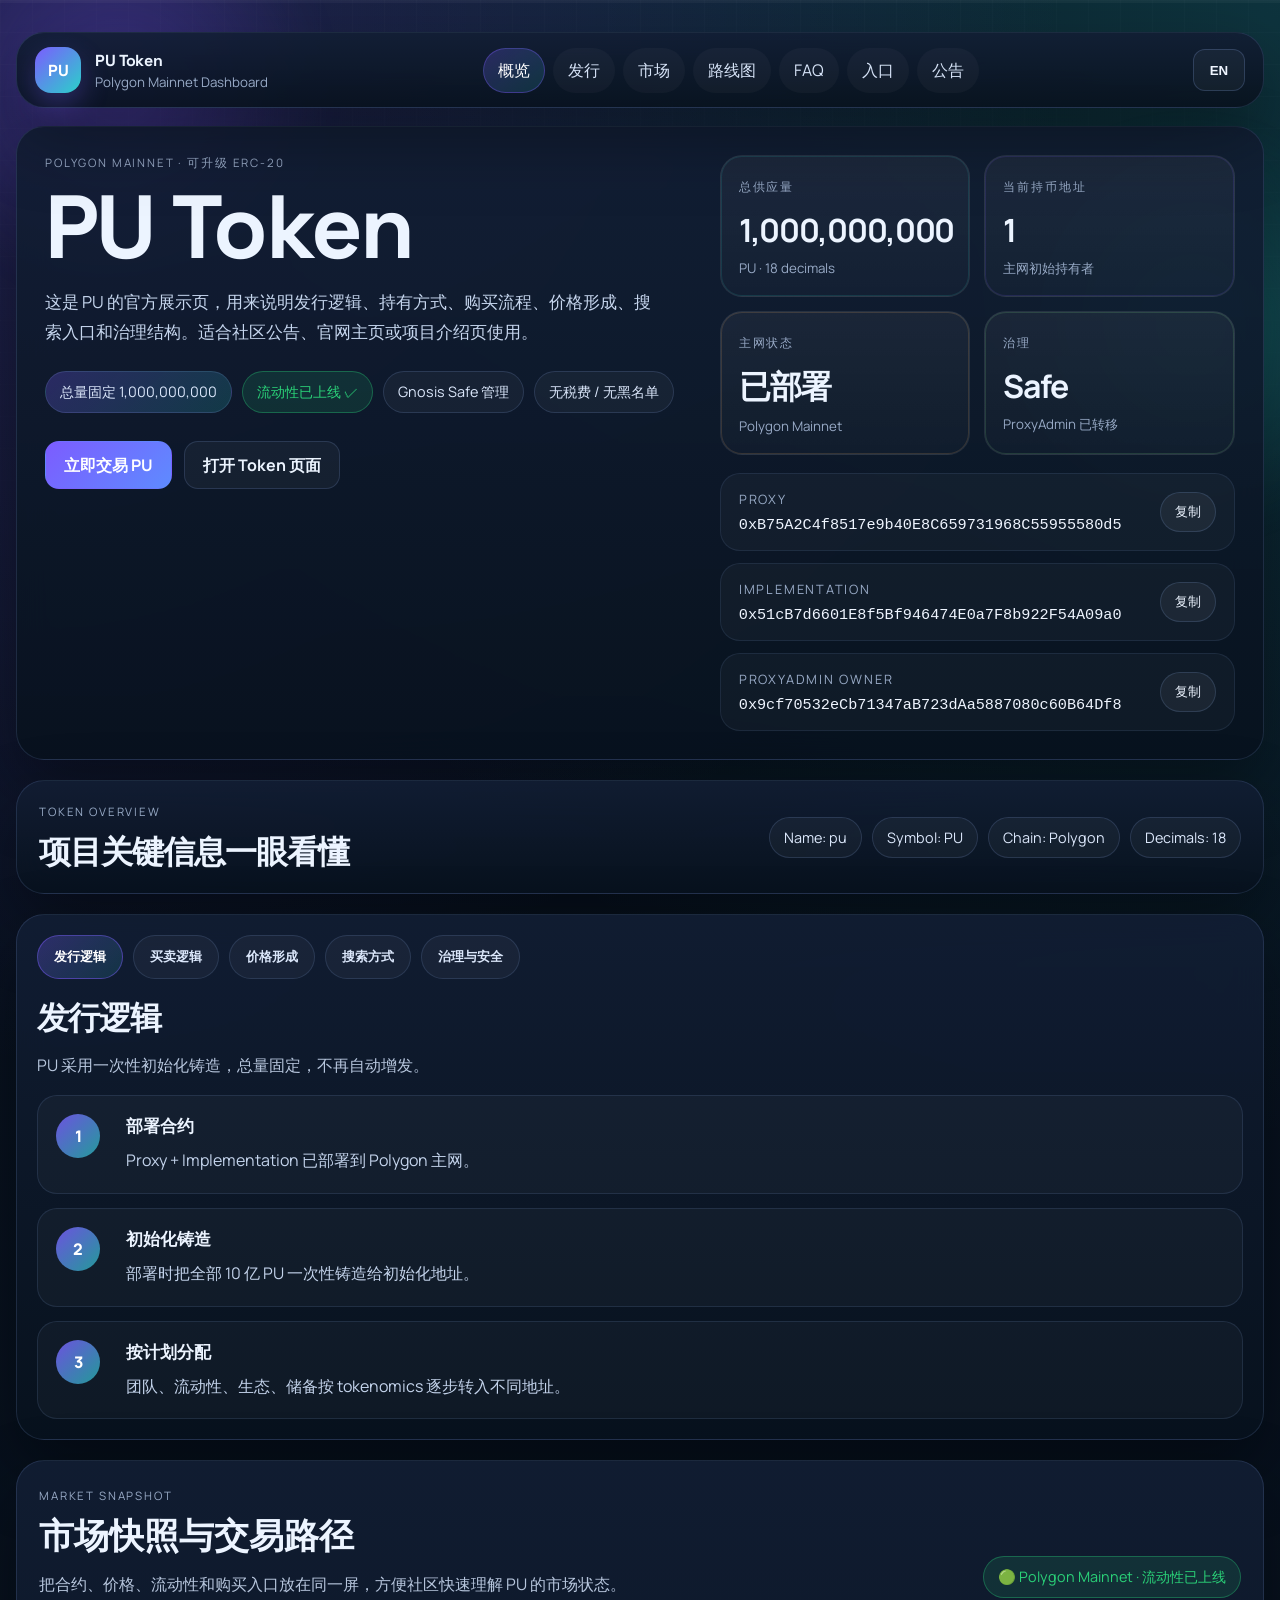
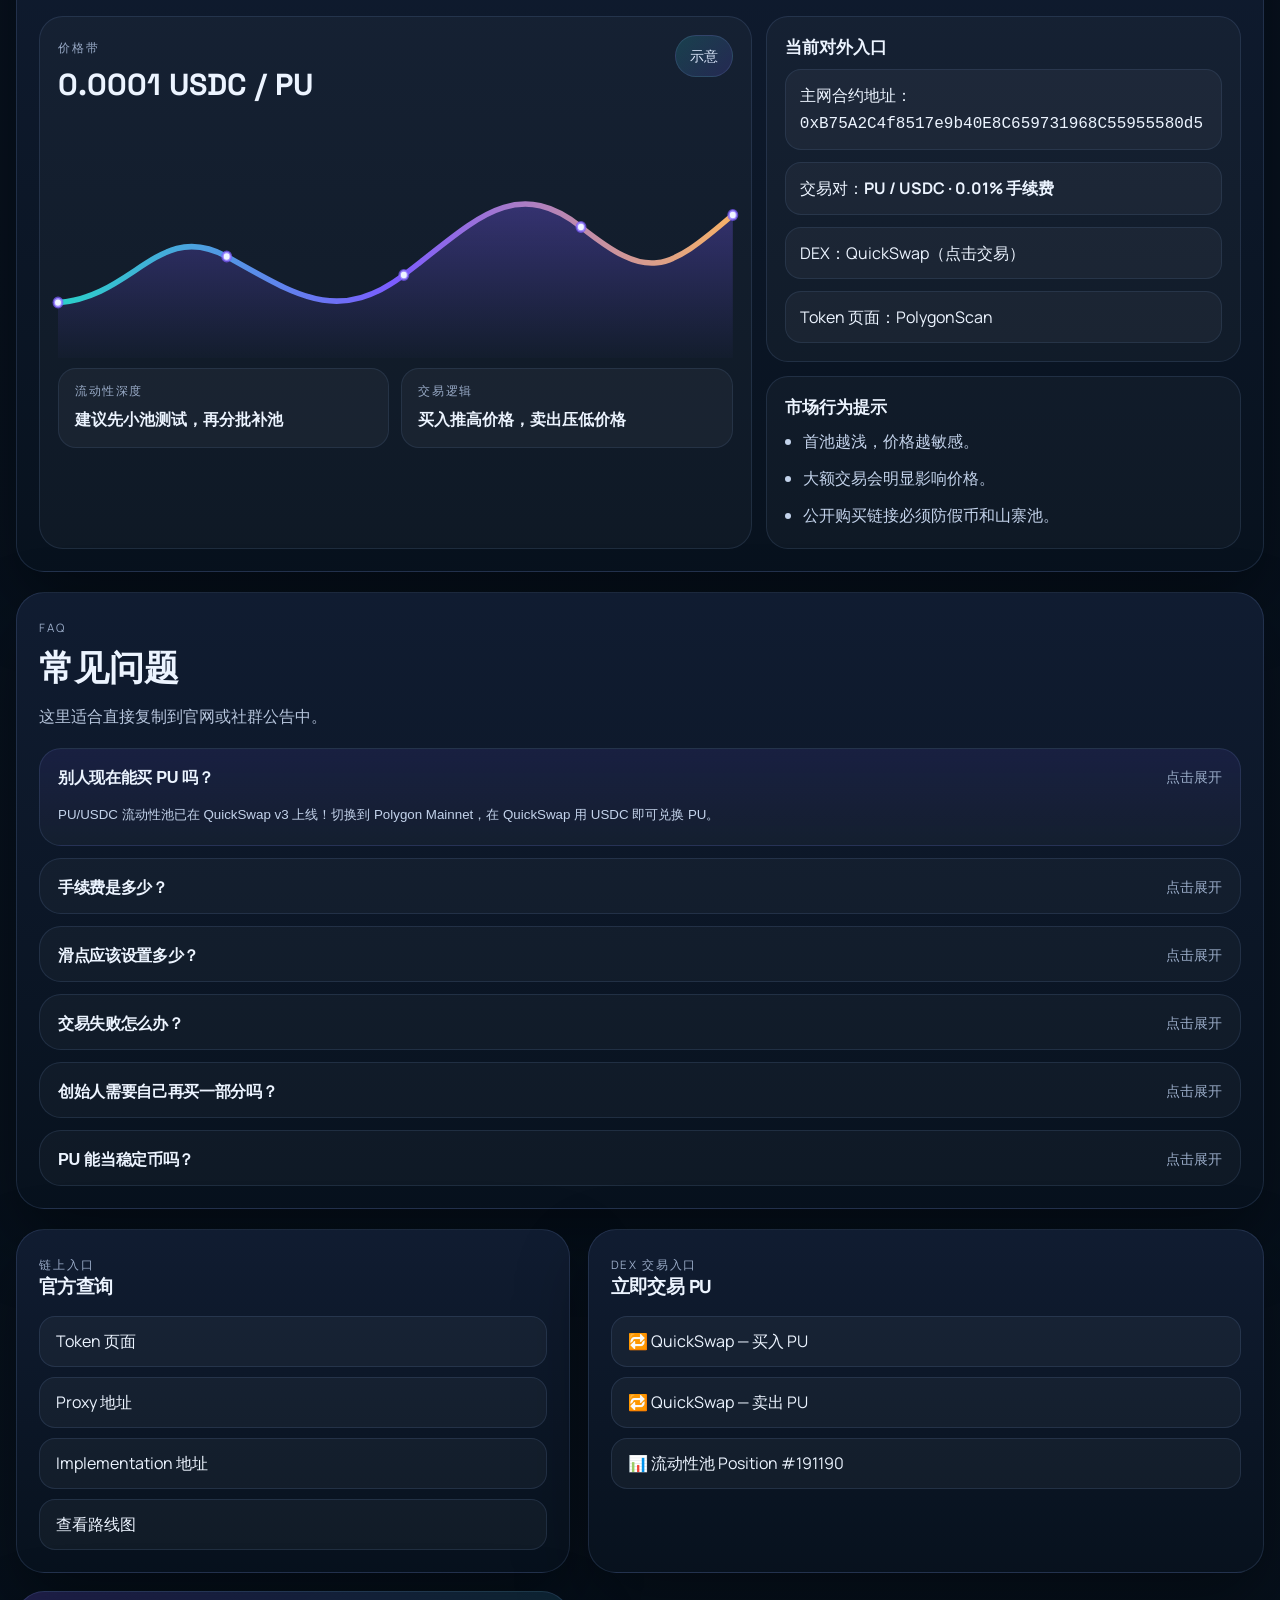
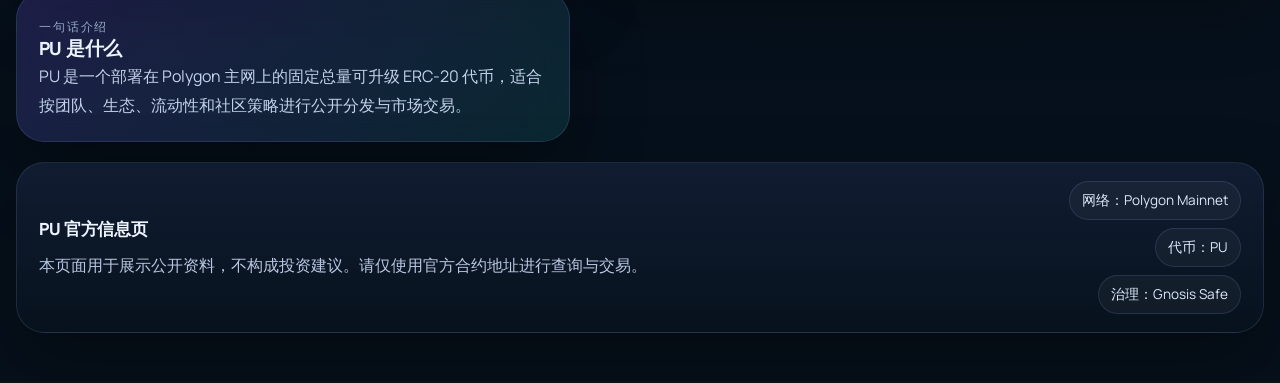
<file: index.html>
<!DOCTYPE html>
<html lang="zh-CN">
<head>
  <meta charset="UTF-8" />
  <meta name="viewport" content="width=device-width, initial-scale=1.0" />
  <meta name="description" content="PU 代币展示页：发行、买卖、价格、搜索方式与链上信息总览" />
  <meta property="og:title" content="PU Token" />
  <meta property="og:description" content="PU is a fixed-supply ERC-20 token on Polygon Mainnet, tradeable on QuickSwap v3." />
  <meta property="og:image" content="assets/pu-logo-256.png" />
  <meta property="og:type" content="website" />
  <title>PU Token Dashboard</title>
  <link rel="icon" type="image/png" href="assets/pu-logo-256.png" />
  <link rel="preconnect" href="https://fonts.googleapis.com" />
  <link rel="preconnect" href="https://fonts.gstatic.com" crossorigin />
  <link href="https://fonts.googleapis.com/css2?family=Manrope:wght@400;500;600;700;800&family=Space+Grotesk:wght@400;500;700&display=swap" rel="stylesheet" />
  <link rel="stylesheet" href="styles.css" />
</head>
<body data-page="index">
  <div class="background-orb orb-a"></div>
  <div class="background-orb orb-b"></div>
  <div class="background-grid"></div>
  <div class="scroll-progress" aria-hidden="true"><span></span></div>

  <main class="page-shell">
    <header class="topbar card">
      <a class="brand" href="#overview" aria-label="返回顶部">
        <span class="brand-mark">PU</span>
        <span class="brand-copy">
          <strong>PU Token</strong>
          <small>Polygon Mainnet Dashboard</small>
        </span>
      </a>

      <nav class="nav-links" aria-label="页面导航">
        <a class="nav-link active" href="index.html" data-nav-link data-nav="index" data-zh="概览" data-en="Overview">概览</a>
        <a class="nav-link" href="issuance.html" data-nav-link data-nav="issuance" data-zh="发行" data-en="Issuance">发行</a>
        <a class="nav-link" href="market.html" data-nav-link data-nav="market" data-zh="市场" data-en="Market">市场</a>
        <a class="nav-link" href="roadmap.html" data-nav-link data-nav="roadmap" data-zh="路线图" data-en="Roadmap">路线图</a>
        <a class="nav-link" href="faq.html" data-nav-link data-nav="faq" data-zh="FAQ" data-en="FAQ">FAQ</a>
        <a class="nav-link" href="index.html#links" data-nav-link data-nav="links" data-zh="入口" data-en="Links">入口</a>
        <a class="nav-link" href="announce.html" data-nav-link data-nav="announce" data-zh="公告" data-en="Announce">公告</a>
      </nav>

      <button class="lang-toggle" type="button" data-lang-toggle>EN</button>
    </header>

    <section class="hero card" id="overview">
      <div class="hero-copy">
        <div class="eyebrow" data-zh="Polygon Mainnet · 可升级 ERC-20" data-en="Polygon Mainnet · Upgradeable ERC-20">Polygon Mainnet · 可升级 ERC-20</div>
        <h1>PU Token</h1>
        <p class="hero-text" data-zh="这是 PU 的官方展示页，用来说明发行逻辑、持有方式、购买流程、价格形成、搜索入口和治理结构。适合社区公告、官网主页或项目介绍页使用。" data-en="This is the official PU page describing issuance logic, holding methods, buy-sell flow, price discovery, search routes, and governance design. It works for community announcements and project homepages.">
          这是 PU 的官方展示页，用来说明发行逻辑、持有方式、购买流程、价格形成、搜索入口和治理结构。适合社区公告、官网主页或项目介绍页使用。
        </p>

        <div class="hero-badges">
          <span class="pill pill-primary">总量固定 1,000,000,000</span>
          <span class="pill pill-green">流动性已上线 ✓</span>
          <span class="pill">Gnosis Safe 管理</span>
          <span class="pill">无税费 / 无黑名单</span>
        </div>

        <div class="hero-actions">
          <a class="button button-primary" href="https://dapp.quickswap.exchange/swap?from=0x3c499c542cEF5E3811e1192ce70d8cC03d5c3359&to=0xB75A2C4f8517e9b40E8C659731968C55955580d5&chainId=137" target="_blank" rel="noreferrer" data-zh="立即交易 PU" data-en="Trade PU Now">立即交易 PU</a>
          <a class="button button-secondary" href="https://polygonscan.com/token/0xB75A2C4f8517e9b40E8C659731968C55955580d5" target="_blank" rel="noreferrer" data-zh="打开 Token 页面" data-en="Open Token Page">打开 Token 页面</a>
        </div>
      </div>

      <div class="hero-panel">
        <div class="panel-grid">
          <article class="metric-card accent-cyan">
            <span class="metric-label">总供应量</span>
            <strong>1,000,000,000</strong>
            <small>PU · 18 decimals</small>
          </article>
          <article class="metric-card accent-violet">
            <span class="metric-label">当前持币地址</span>
            <strong>1</strong>
            <small>主网初始持有者</small>
          </article>
          <article class="metric-card accent-gold">
            <span class="metric-label">主网状态</span>
            <strong>已部署</strong>
            <small>Polygon Mainnet</small>
          </article>
          <article class="metric-card accent-green">
            <span class="metric-label">治理</span>
            <strong>Safe</strong>
            <small>ProxyAdmin 已转移</small>
          </article>
        </div>

        <div class="address-stack">
          <div class="address-item">
            <div>
              <span>Proxy</span>
              <code>0xB75A2C4f8517e9b40E8C659731968C55955580d5</code>
            </div>
            <button data-copy="0xB75A2C4f8517e9b40E8C659731968C55955580d5">复制</button>
          </div>
          <div class="address-item">
            <div>
              <span>Implementation</span>
              <code>0x51cB7d6601E8f5Bf946474E0a7F8b922F54A09a0</code>
            </div>
            <button data-copy="0x51cB7d6601E8f5Bf946474E0a7F8b922F54A09a0">复制</button>
          </div>
          <div class="address-item">
            <div>
              <span>ProxyAdmin Owner</span>
              <code>0x9cf70532eCb71347aB723dAa5887080c60B64Df8</code>
            </div>
            <button data-copy="0x9cf70532eCb71347aB723dAa5887080c60B64Df8">复制</button>
          </div>
        </div>
      </div>
    </section>

    <section class="info-strip card">
      <div>
        <span class="kicker">Token Overview</span>
        <h2>项目关键信息一眼看懂</h2>
      </div>
      <div class="chip-row">
        <span class="chip">Name: pu</span>
        <span class="chip">Symbol: PU</span>
        <span class="chip">Chain: Polygon</span>
        <span class="chip">Decimals: 18</span>
      </div>
    </section>

    <section class="tabs card" id="issuance">
      <div class="tab-bar" role="tablist" aria-label="PU 信息分类">
        <button class="tab active" role="tab" aria-selected="true" data-tab="issuance">发行逻辑</button>
        <button class="tab" role="tab" aria-selected="false" data-tab="trade">买卖逻辑</button>
        <button class="tab" role="tab" aria-selected="false" data-tab="price">价格形成</button>
        <button class="tab" role="tab" aria-selected="false" data-tab="search">搜索方式</button>
        <button class="tab" role="tab" aria-selected="false" data-tab="governance">治理与安全</button>
      </div>

      <div class="tab-panels">
        <article class="tab-panel active" data-panel="issuance">
          <div class="panel-heading">
            <h3>发行逻辑</h3>
            <p>PU 采用一次性初始化铸造，总量固定，不再自动增发。</p>
          </div>

          <div class="timeline">
            <div class="timeline-item">
              <span class="step">1</span>
              <div>
                <h4>部署合约</h4>
                <p>Proxy + Implementation 已部署到 Polygon 主网。</p>
              </div>
            </div>
            <div class="timeline-item">
              <span class="step">2</span>
              <div>
                <h4>初始化铸造</h4>
                <p>部署时把全部 10 亿 PU 一次性铸造给初始化地址。</p>
              </div>
            </div>
            <div class="timeline-item">
              <span class="step">3</span>
              <div>
                <h4>按计划分配</h4>
                <p>团队、流动性、生态、储备按 tokenomics 逐步转入不同地址。</p>
              </div>
            </div>
          </div>
        </article>

        <article class="tab-panel" data-panel="trade">
          <div class="panel-heading">
            <h3>买卖逻辑</h3>
            <p>没有流动性池时，别人只能看见合约，不能在市场上正常买卖。</p>
          </div>

          <div class="two-col">
            <div class="detail-box">
              <h4>怎么买</h4>
              <ol>
                <li>切换到 Polygon Mainnet。</li>
                <li>准备 gas 资产 POL。</li>
                <li>在 DEX 上用 POL 或 USDC 兑换 PU。</li>
                <li>在钱包中手动添加合约地址。</li>
              </ol>
            </div>
            <div class="detail-box">
              <h4>怎么持有</h4>
              <ol>
                <li>小额可放热钱包。</li>
                <li>大额建议冷钱包或多签。</li>
                <li>务必保存助记词与地址备份。</li>
                <li>不要信任陌生链接和假客服。</li>
              </ol>
            </div>
          </div>
        </article>

        <article class="tab-panel" data-panel="price">
          <div class="panel-heading">
            <h3>价格形成</h3>
            <p>PU 的价格由流动性池决定，不是合约里写死的。</p>
          </div>

          <div class="formula-card">
            <div>
              <span class="formula-label">起始价格</span>
              <strong>P = USDC ÷ PU</strong>
            </div>
            <div>
              <span class="formula-label">恒定乘积池</span>
              <strong>x · y = k</strong>
            </div>
          </div>

          <div class="grid-2">
            <div class="detail-box">
              <h4>初始池子作用</h4>
              <p>首池越深，价格越稳；首池越浅，买卖越容易把价格推高或压低。</p>
            </div>
            <div class="detail-box">
              <h4>后续价格变化</h4>
              <p>每笔买单都会减少 PU、增加另一侧资产，卖单则相反，所以价格会随交易自动变化。</p>
            </div>
          </div>
        </article>

        <article class="tab-panel" data-panel="search">
          <div class="panel-heading">
            <h3>搜索方式</h3>
            <p>别人找 PU 的最稳妥方式是“先搜合约地址，再核对交易对”。</p>
          </div>

          <div class="search-cards">
            <div class="detail-box">
              <h4>合约地址</h4>
              <p>在 PolygonScan 搜索主网 Proxy 地址：</p>
              <code>0xB75A2C4f8517e9b40E8C659731968C55955580d5</code>
            </div>
            <div class="detail-box">
              <h4>钱包添加</h4>
              <p>在 MetaMask / Rabby 中粘贴合约地址，自动识别 PU 与 18 小数位。</p>
            </div>
            <div class="detail-box">
              <h4>交易对入口</h4>
              <p>PU/USDC 流动性池已在 QuickSwap v3 上线（0.01% 手续费）。</p>
              <a href="https://dapp.quickswap.exchange/swap?from=0x3c499c542cEF5E3811e1192ce70d8cC03d5c3359&to=0xB75A2C4f8517e9b40E8C659731968C55955580d5&chainId=137" target="_blank" rel="noreferrer" style="color:var(--accent-cyan);font-weight:600;">→ 在 QuickSwap 交易</a>
            </div>
          </div>
        </article>

        <article class="tab-panel" data-panel="governance">
          <div class="panel-heading">
            <h3>治理与安全</h3>
            <p>关键权限已移交多签，适合公开项目的长期治理。</p>
          </div>

          <div class="two-col">
            <div class="detail-box">
              <h4>公开规则</h4>
              <ul>
                <li>总量固定为 10 亿。</li>
                <li>无税费、无黑名单、无自动燃烧。</li>
                <li>团队/生态/流动性分配按公开规则执行。</li>
              </ul>
            </div>
            <div class="detail-box">
              <h4>安全建议</h4>
              <ul>
                <li>大额资产交给 Safe。</li>
                <li>流动性尽量锁仓。</li>
                <li>保留所有 TxHash 便于追溯。</li>
              </ul>
            </div>
          </div>
        </article>
      </div>
    </section>

    <section class="market card" id="market">
      <div class="section-head">
        <div>
          <span class="kicker">Market Snapshot</span>
          <h2>市场快照与交易路径</h2>
          <p>把合约、价格、流动性和购买入口放在同一屏，方便社区快速理解 PU 的市场状态。</p>
        </div>
        <div class="status-pill status-live">🟢 Polygon Mainnet · 流动性已上线</div>
      </div>

      <div class="market-grid">
        <article class="chart-card">
          <div class="chart-topline">
            <div>
              <span class="metric-label">价格带</span>
              <strong>0.0001 USDC / PU</strong>
            </div>
            <span class="trend-tag trend-up">示意</span>
          </div>

          <svg class="sparkline" viewBox="0 0 800 260" preserveAspectRatio="none" aria-label="PU 价格示意图">
            <defs>
              <linearGradient id="lineGradient" x1="0" x2="1" y1="0" y2="0">
                <stop offset="0%" stop-color="#2ad1c9" />
                <stop offset="50%" stop-color="#7c5cff" />
                <stop offset="100%" stop-color="#f7b267" />
              </linearGradient>
              <linearGradient id="areaGradient" x1="0" x2="0" y1="0" y2="1">
                <stop offset="0%" stop-color="rgba(124, 92, 255, 0.34)" />
                <stop offset="100%" stop-color="rgba(124, 92, 255, 0.02)" />
              </linearGradient>
            </defs>
            <path class="sparkline-area" d="M 0 200 C 90 194, 120 110, 200 150 S 330 225, 410 170 S 540 60, 620 118 S 720 168, 800 105 L 800 260 L 0 260 Z"></path>
            <path class="sparkline-line" d="M 0 200 C 90 194, 120 110, 200 150 S 330 225, 410 170 S 540 60, 620 118 S 720 168, 800 105"></path>
            <g class="sparkline-dots">
              <circle cx="0" cy="200" r="5"></circle>
              <circle cx="200" cy="150" r="5"></circle>
              <circle cx="410" cy="170" r="5"></circle>
              <circle cx="620" cy="118" r="5"></circle>
              <circle cx="800" cy="105" r="5"></circle>
            </g>
          </svg>

          <div class="chart-caption">
            <div>
              <span>流动性深度</span>
              <strong>建议先小池测试，再分批补池</strong>
            </div>
            <div>
              <span>交易逻辑</span>
              <strong>买入推高价格，卖出压低价格</strong>
            </div>
          </div>
        </article>

        <div class="market-side">
          <div class="detail-box tall-box">
            <h4>当前对外入口</h4>
            <div class="mini-list">
              <span>主网合约地址：<code>0xB75A2C4f8517e9b40E8C659731968C55955580d5</code></span>
              <span>交易对：<strong>PU / USDC · 0.01% 手续费</strong></span>
              <span>DEX：<a href="https://dapp.quickswap.exchange/swap?from=0x3c499c542cEF5E3811e1192ce70d8cC03d5c3359&to=0xB75A2C4f8517e9b40E8C659731968C55955580d5&chainId=137" target="_blank" rel="noreferrer">QuickSwap（点击交易）</a></span>
              <span>Token 页面：<a href="https://polygonscan.com/token/0xB75A2C4f8517e9b40E8C659731968C55955580d5" target="_blank" rel="noreferrer">PolygonScan</a></span>
            </div>
          </div>

          <div class="detail-box tall-box">
            <h4>市场行为提示</h4>
            <ul>
              <li>首池越浅，价格越敏感。</li>
              <li>大额交易会明显影响价格。</li>
              <li>公开购买链接必须防假币和山寨池。</li>
            </ul>
          </div>
        </div>
      </div>
    </section>

    <section class="faq card" id="faq">
      <div class="section-head">
        <div>
          <span class="kicker">FAQ</span>
          <h2>常见问题</h2>
          <p>这里适合直接复制到官网或社群公告中。</p>
        </div>
      </div>

      <div class="faq-list">
        <button class="faq-item active" type="button">
          <div class="faq-question">
            <strong>别人现在能买 PU 吗？</strong>
            <span>点击展开</span>
          </div>
          <div class="faq-answer">
            PU/USDC 流动性池已在 QuickSwap v3 上线！切换到 Polygon Mainnet，在 <a href="https://dapp.quickswap.exchange/swap?from=0x3c499c542cEF5E3811e1192ce70d8cC03d5c3359&to=0xB75A2C4f8517e9b40E8C659731968C55955580d5&chainId=137" target="_blank" rel="noreferrer">QuickSwap</a> 用 USDC 即可兑换 PU。
          </div>
        </button>
        <button class="faq-item" type="button">
          <div class="faq-question">
            <strong>手续费是多少？</strong>
            <span>点击展开</span>
          </div>
          <div class="faq-answer">
            PU/USDC 池子使用 <strong>0.01% 手续费</strong>档位（QuickSwap v3 最低档）。每笔交易收取交易额的 0.01%，直接分配给流动性提供者。例如交易 10 USDC 的 PU，手续费约 0.001 USDC。
          </div>
        </button>
        <button class="faq-item" type="button">
          <div class="faq-question">
            <strong>滑点应该设置多少？</strong>
            <span>点击展开</span>
          </div>
          <div class="faq-answer">
            当前池子深度约 <strong>100 USDC</strong>，建议：小额（≤1 USDC）设 1%，中额（1–5 USDC）设 3%，大额（>5 USDC）设 5% 以上或分批执行。QuickSwap 中点击右上角 ⚙️ 图标可设置滑点容差（Slippage Tolerance）。
          </div>
        </button>
        <button class="faq-item" type="button">
          <div class="faq-question">
            <strong>交易失败怎么办？</strong>
            <span>点击展开</span>
          </div>
          <div class="faq-answer">
            常见原因：① 滑点过小——价格在确认前变动超出容差，请提高滑点后重试；② POL 不足——Polygon 链上交易需要 POL 作 gas，请确保钱包有 0.05+ POL；③ 授权未通过——首次交易需先完成 USDC Approve，点击 QuickSwap 页面的 Approve 按钮。失败的链上交易不会扣除代币，但 gas 费用仍会消耗少量 POL。
          </div>
        </button>
        <button class="faq-item" type="button">
          <div class="faq-question">
            <strong>创始人需要自己再买一部分吗？</strong>
            <span>点击展开</span>
          </div>
          <div class="faq-answer">
            不一定。当前设计中，初始供应已一次性铸造到部署者地址；如果你控制这个地址，就已经持有全部初始供应。
          </div>
        </button>
        <button class="faq-item" type="button">
          <div class="faq-question">
            <strong>PU 能当稳定币吗？</strong>
            <span>点击展开</span>
          </div>
          <div class="faq-answer">
            目前不能。PU 的价格由流动性池决定，属于普通可交易代币；如果要做稳定价格，需要重新设计锚定、赎回和风控机制。
          </div>
        </button>
      </div>
    </section>

    <section class="footer-grid" id="links">
      <article class="card small-card">
        <span class="kicker">链上入口</span>
        <h3>官方查询</h3>
        <div class="link-list">
          <a href="https://polygonscan.com/token/0xB75A2C4f8517e9b40E8C659731968C55955580d5" target="_blank" rel="noreferrer">Token 页面</a>
          <a href="https://polygonscan.com/address/0xB75A2C4f8517e9b40E8C659731968C55955580d5" target="_blank" rel="noreferrer">Proxy 地址</a>
          <a href="https://polygonscan.com/address/0x51cB7d6601E8f5Bf946474E0a7F8b922F54A09a0" target="_blank" rel="noreferrer">Implementation 地址</a>
          <a href="roadmap.html" data-zh="查看路线图" data-en="Open Roadmap">查看路线图</a>
        </div>
      </article>

      <article class="card small-card">
        <span class="kicker">DEX 交易入口</span>
        <h3>立即交易 PU</h3>
        <div class="link-list">
          <a href="https://dapp.quickswap.exchange/swap?from=0x3c499c542cEF5E3811e1192ce70d8cC03d5c3359&to=0xB75A2C4f8517e9b40E8C659731968C55955580d5&chainId=137" target="_blank" rel="noreferrer">🔁 QuickSwap — 买入 PU</a>
          <a href="https://dapp.quickswap.exchange/swap?from=0xB75A2C4f8517e9b40E8C659731968C55955580d5&to=0x3c499c542cEF5E3811e1192ce70d8cC03d5c3359&chainId=137" target="_blank" rel="noreferrer">🔁 QuickSwap — 卖出 PU</a>
          <a href="https://dapp.quickswap.exchange/pool/191190?chainId=137" target="_blank" rel="noreferrer">📊 流动性池 Position #191190</a>
        </div>
      </article>

      <article class="card small-card highlight-card">
        <span class="kicker">一句话介绍</span>
        <h3>PU 是什么</h3>
        <p>
          PU 是一个部署在 Polygon 主网上的固定总量可升级 ERC-20 代币，适合按团队、生态、流动性和社区策略进行公开分发与市场交易。
        </p>
      </article>
    </section>

    <footer class="site-footer card">
      <div class="site-footer-main">
        <strong data-zh="PU 官方信息页" data-en="PU Official Information Hub">PU 官方信息页</strong>
        <p data-zh="本页面用于展示公开资料，不构成投资建议。请仅使用官方合约地址进行查询与交易。" data-en="This site is for public information only and does not constitute investment advice. Use official contract addresses only when searching or trading.">本页面用于展示公开资料，不构成投资建议。请仅使用官方合约地址进行查询与交易。</p>
      </div>
      <div class="site-footer-meta">
        <span data-zh="网络：Polygon Mainnet" data-en="Network: Polygon Mainnet">网络：Polygon Mainnet</span>
        <span data-zh="代币：PU" data-en="Token: PU">代币：PU</span>
        <span data-zh="治理：Gnosis Safe" data-en="Governance: Gnosis Safe">治理：Gnosis Safe</span>
      </div>
    </footer>
  </main>

  <div class="toast" id="toast" role="status" aria-live="polite"></div>
  <button class="back-to-top" type="button" aria-label="回到顶部">↑</button>

  <script src="app.js"></script>
</body>
</html>
</file>
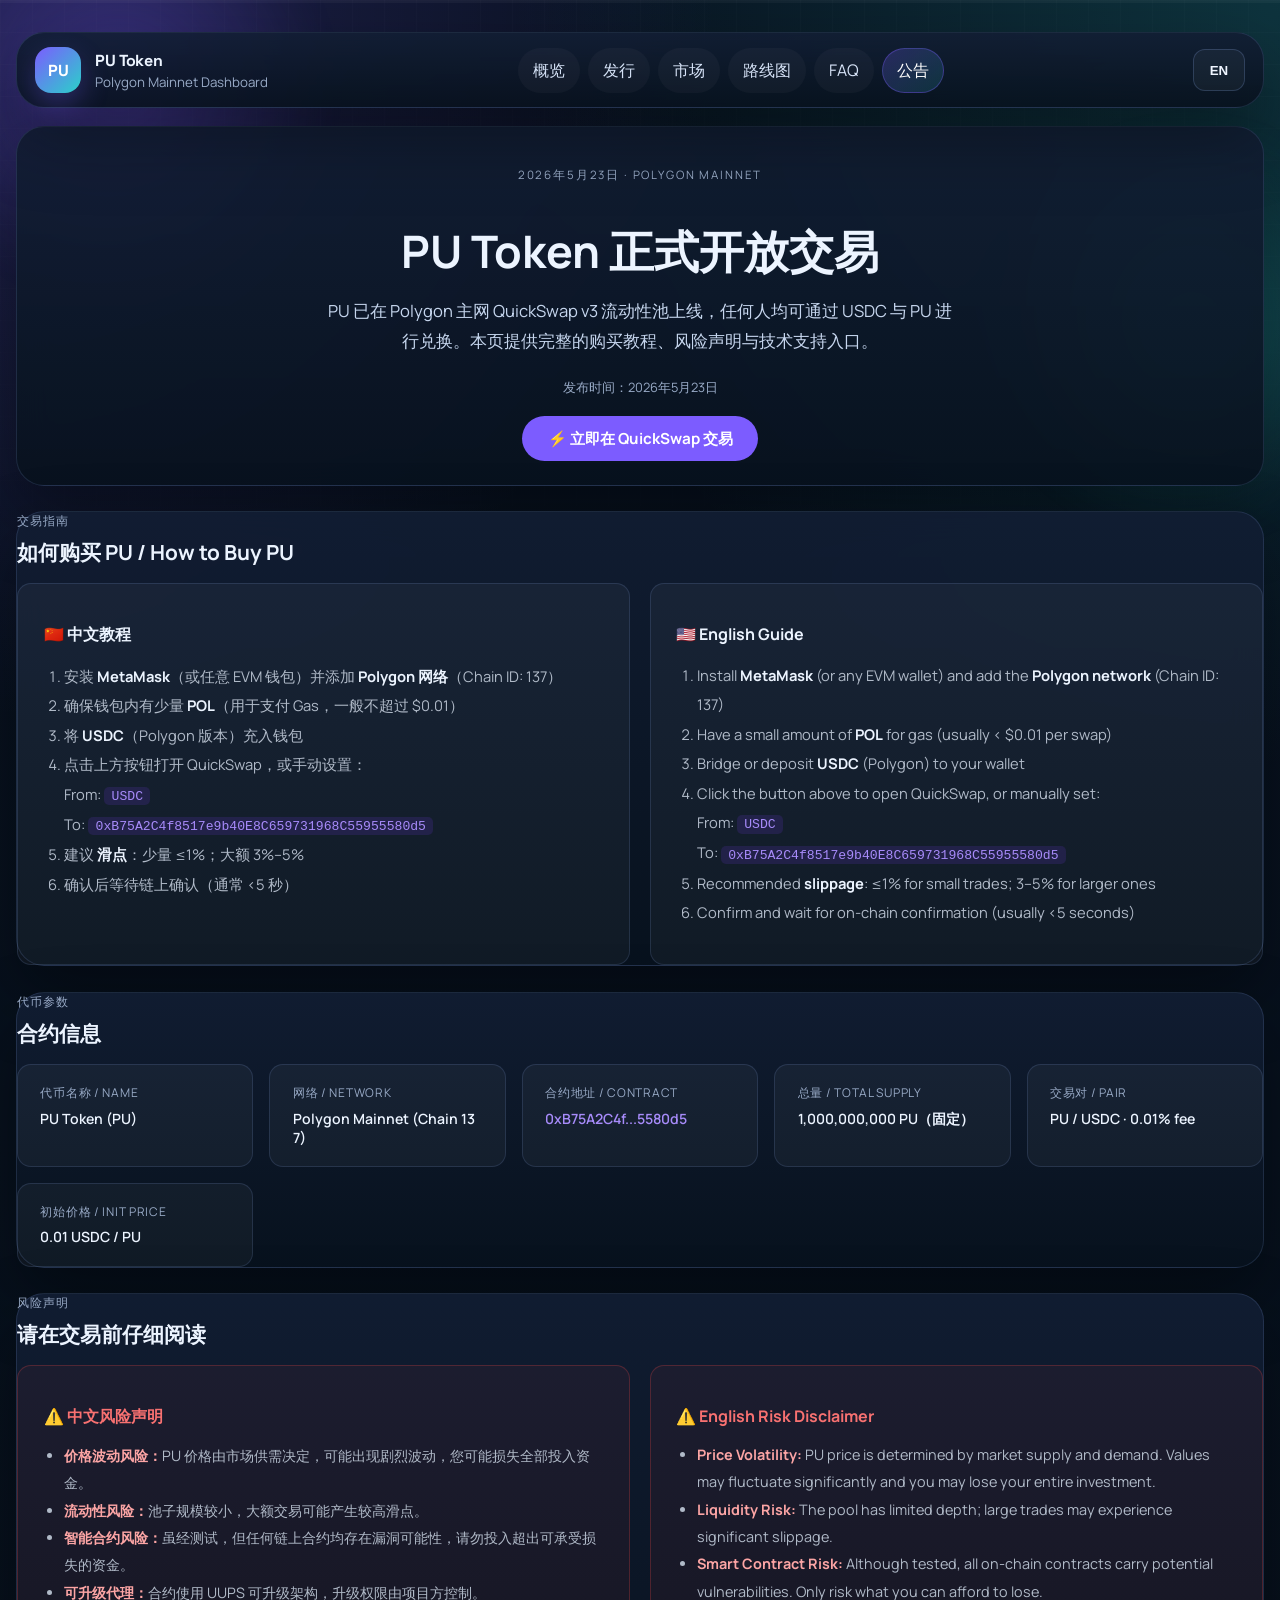
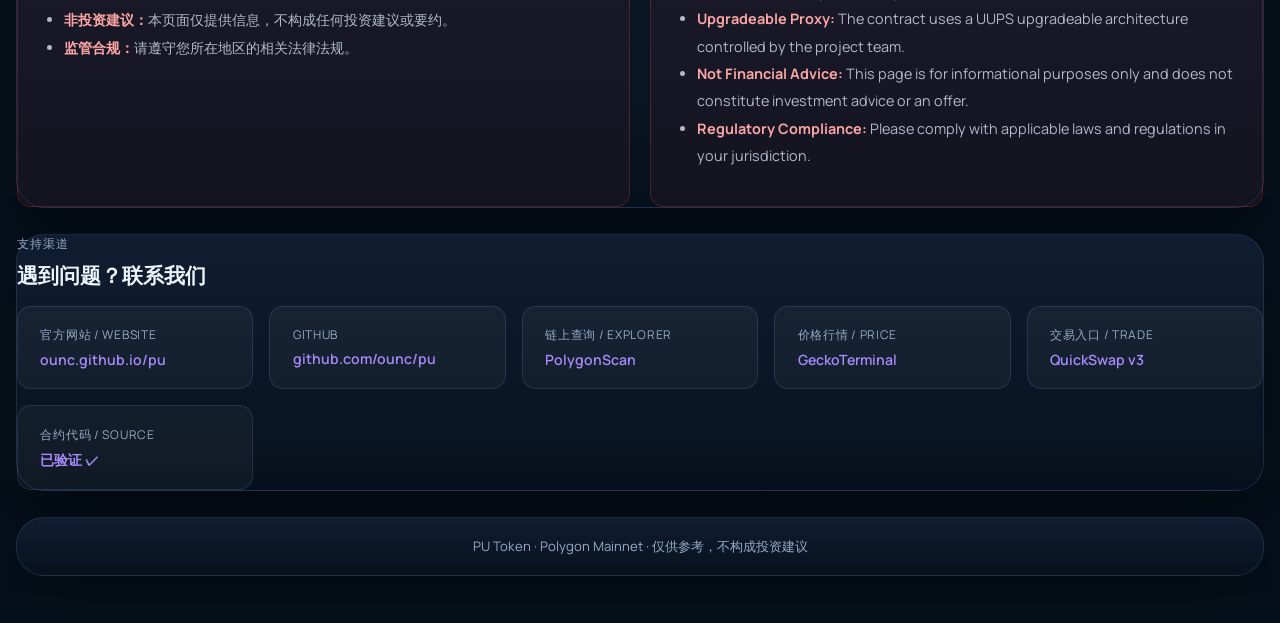
<file: announce.html>
<!DOCTYPE html>
<html lang="zh-CN">
<head>
  <meta charset="UTF-8" />
  <meta name="viewport" content="width=device-width, initial-scale=1.0" />
  <meta name="description" content="PU Token 正式上线公告：购买教程、风险声明与支持渠道" />
  <meta property="og:title" content="PU Token 正式上线" />
  <meta property="og:description" content="PU Token 已在 Polygon Mainnet QuickSwap v3 开放交易。" />
  <meta property="og:image" content="assets/pu-logo-256.png" />
  <meta property="og:type" content="website" />
  <title>PU Token — 上线公告</title>
  <link rel="icon" type="image/png" href="assets/pu-logo-256.png" />
  <link rel="preconnect" href="https://fonts.googleapis.com" />
  <link rel="preconnect" href="https://fonts.gstatic.com" crossorigin />
  <link href="https://fonts.googleapis.com/css2?family=Manrope:wght@400;500;600;700;800&family=Space+Grotesk:wght@400;500;700&display=swap" rel="stylesheet" />
  <link rel="stylesheet" href="styles.css" />
  <style>
    .announce-hero { text-align: center; padding: 2.5rem 2rem 1.5rem; }
    .announce-hero .eyebrow { margin-bottom: .6rem; }
    .announce-hero h1 { font-size: clamp(1.8rem, 4vw, 2.8rem); margin-bottom: .8rem; }
    .announce-hero .hero-text { max-width: 640px; margin: 0 auto 1.4rem; }
    .announce-date { font-size: .8rem; color: var(--muted, #8892a4); margin-bottom: 1.2rem; }
    .announce-btn { display: inline-flex; align-items: center; gap: .5rem; background: var(--accent, #7c3aed); color: #fff; padding: .7rem 1.6rem; border-radius: 999px; font-weight: 700; text-decoration: none; font-size: .95rem; transition: opacity .2s; }
    .announce-btn:hover { opacity: .85; }

    .guide-section { display: grid; grid-template-columns: 1fr 1fr; gap: 1.2rem; }
    @media (max-width: 700px) { .guide-section { grid-template-columns: 1fr; } }
    .guide-col { background: var(--surface-2, rgba(255,255,255,.04)); border: 1px solid var(--border, rgba(255,255,255,.08)); border-radius: 14px; padding: 1.4rem 1.6rem; }
    .guide-col h3 { font-size: 1rem; margin-bottom: 1rem; display: flex; align-items: center; gap: .5rem; }
    .guide-col ol { padding-left: 1.3rem; line-height: 2; font-size: .92rem; }
    .guide-col ol li { color: var(--text-secondary, #b0bac8); }
    .guide-col ol li strong { color: var(--text, #e8eaf0); }
    .guide-col .code-inline { font-family: monospace; font-size: .82rem; background: rgba(124,58,237,.15); color: #a78bfa; padding: .1rem .45rem; border-radius: 5px; word-break: break-all; }

    .risk-box { background: rgba(239,68,68,.06); border: 1px solid rgba(239,68,68,.25); border-radius: 14px; padding: 1.4rem 1.6rem; }
    .risk-box h3 { color: #f87171; margin-bottom: .9rem; font-size: 1rem; }
    .risk-box ul { padding-left: 1.3rem; line-height: 1.9; font-size: .9rem; color: var(--text-secondary, #b0bac8); }
    .risk-box ul li strong { color: #fca5a5; }

    .support-grid { display: grid; grid-template-columns: repeat(auto-fit, minmax(200px, 1fr)); gap: 1rem; }
    .support-card { background: var(--surface-2, rgba(255,255,255,.04)); border: 1px solid var(--border, rgba(255,255,255,.08)); border-radius: 14px; padding: 1.2rem 1.4rem; }
    .support-card .s-label { font-size: .75rem; color: var(--muted, #8892a4); text-transform: uppercase; letter-spacing: .06em; margin-bottom: .4rem; }
    .support-card .s-value { font-size: .88rem; font-weight: 600; word-break: break-all; }
    .support-card a { color: var(--accent-light, #a78bfa); text-decoration: none; }
    .support-card a:hover { text-decoration: underline; }

    .section-gap { margin-top: 1.6rem; }
    .section-kicker { font-size: .75rem; text-transform: uppercase; letter-spacing: .08em; color: var(--muted, #8892a4); margin-bottom: .5rem; }
    .section-h2 { font-size: 1.3rem; font-weight: 700; margin-bottom: 1rem; }
  </style>
</head>
<body data-page="announce">
  <div class="background-orb orb-a"></div>
  <div class="background-orb orb-b"></div>
  <div class="background-grid"></div>
  <div class="scroll-progress" aria-hidden="true"><span></span></div>

  <main class="page-shell">
    <header class="topbar card">
      <a class="brand" href="index.html" aria-label="返回首页">
        <span class="brand-mark">PU</span>
        <span class="brand-copy">
          <strong>PU Token</strong>
          <small>Polygon Mainnet Dashboard</small>
        </span>
      </a>
      <nav class="nav-links" aria-label="页面导航">
        <a class="nav-link" href="index.html" data-nav-link data-nav="index" data-zh="概览" data-en="Overview">概览</a>
        <a class="nav-link" href="issuance.html" data-nav-link data-nav="issuance" data-zh="发行" data-en="Issuance">发行</a>
        <a class="nav-link" href="market.html" data-nav-link data-nav="market" data-zh="市场" data-en="Market">市场</a>
        <a class="nav-link" href="roadmap.html" data-nav-link data-nav="roadmap" data-zh="路线图" data-en="Roadmap">路线图</a>
        <a class="nav-link" href="faq.html" data-nav-link data-nav="faq" data-zh="FAQ" data-en="FAQ">FAQ</a>
        <a class="nav-link active" href="announce.html" data-nav-link data-nav="announce" data-zh="公告" data-en="Announce">公告</a>
      </nav>
      <button class="lang-toggle" type="button" data-lang-toggle>EN</button>
    </header>

    <!-- Hero -->
    <section class="card announce-hero" id="announce">
      <div class="eyebrow" data-zh="2026年5月23日 · Polygon Mainnet" data-en="May 23, 2026 · Polygon Mainnet">2026年5月23日 · Polygon Mainnet</div>
      <h1 data-zh="PU Token 正式开放交易" data-en="PU Token Is Now Live for Trading">PU Token 正式开放交易</h1>
      <p class="hero-text" data-zh="PU 已在 Polygon 主网 QuickSwap v3 流动性池上线，任何人均可通过 USDC 与 PU 进行兑换。本页提供完整的购买教程、风险声明与技术支持入口。" data-en="PU is now live on QuickSwap v3 on Polygon Mainnet. Anyone can swap between USDC and PU. This page provides a complete trading guide, risk disclaimer, and support channels.">
        PU 已在 Polygon 主网 QuickSwap v3 流动性池上线，任何人均可通过 USDC 与 PU 进行兑换。本页提供完整的购买教程、风险声明与技术支持入口。
      </p>
      <div class="announce-date" data-zh="发布时间：2026年5月23日" data-en="Published: May 23, 2026">发布时间：2026年5月23日</div>
      <a class="announce-btn" href="https://dapp.quickswap.exchange/swap?from=0x3c499c542cEF5E3811e1192ce70d8cC03d5c3359&to=0xB75A2C4f8517e9b40E8C659731968C55955580d5&chainId=137" target="_blank" rel="noopener">
        ⚡ 立即在 QuickSwap 交易
      </a>
    </section>

    <!-- 购买教程 -->
    <section class="card section-gap" id="guide">
      <div class="section-kicker" data-zh="交易指南" data-en="Trading Guide">交易指南</div>
      <div class="section-h2" data-zh="如何购买 PU / How to Buy PU" data-en="How to Buy PU / 如何购买 PU">如何购买 PU / How to Buy PU</div>

      <div class="guide-section">
        <!-- 中文 -->
        <div class="guide-col">
          <h3>🇨🇳 中文教程</h3>
          <ol>
            <li>安装 <strong>MetaMask</strong>（或任意 EVM 钱包）并添加 <strong>Polygon 网络</strong>（Chain ID: 137）</li>
            <li>确保钱包内有少量 <strong>POL</strong>（用于支付 Gas，一般不超过 $0.01）</li>
            <li>将 <strong>USDC</strong>（Polygon 版本）充入钱包</li>
            <li>点击上方按钮打开 QuickSwap，或手动设置：
              <br/>From: <span class="code-inline">USDC</span>
              <br/>To: <span class="code-inline">0xB75A2C4f8517e9b40E8C659731968C55955580d5</span>
            </li>
            <li>建议 <strong>滑点</strong>：少量 ≤1%；大额 3%–5%</li>
            <li>确认后等待链上确认（通常 &lt;5 秒）</li>
          </ol>
        </div>

        <!-- English -->
        <div class="guide-col">
          <h3>🇺🇸 English Guide</h3>
          <ol>
            <li>Install <strong>MetaMask</strong> (or any EVM wallet) and add the <strong>Polygon network</strong> (Chain ID: 137)</li>
            <li>Have a small amount of <strong>POL</strong> for gas (usually &lt; $0.01 per swap)</li>
            <li>Bridge or deposit <strong>USDC</strong> (Polygon) to your wallet</li>
            <li>Click the button above to open QuickSwap, or manually set:
              <br/>From: <span class="code-inline">USDC</span>
              <br/>To: <span class="code-inline">0xB75A2C4f8517e9b40E8C659731968C55955580d5</span>
            </li>
            <li>Recommended <strong>slippage</strong>: ≤1% for small trades; 3–5% for larger ones</li>
            <li>Confirm and wait for on-chain confirmation (usually &lt;5 seconds)</li>
          </ol>
        </div>
      </div>
    </section>

    <!-- Token 基本信息 -->
    <section class="card section-gap" id="tokeninfo">
      <div class="section-kicker" data-zh="代币参数" data-en="Token Parameters">代币参数</div>
      <div class="section-h2" data-zh="合约信息" data-en="Contract Info">合约信息</div>
      <div class="support-grid">
        <div class="support-card">
          <div class="s-label">代币名称 / Name</div>
          <div class="s-value">PU Token (PU)</div>
        </div>
        <div class="support-card">
          <div class="s-label">网络 / Network</div>
          <div class="s-value">Polygon Mainnet (Chain 137)</div>
        </div>
        <div class="support-card">
          <div class="s-label">合约地址 / Contract</div>
          <div class="s-value"><a href="https://polygonscan.com/token/0xB75A2C4f8517e9b40E8C659731968C55955580d5" target="_blank" rel="noopener">0xB75A2C4f...5580d5</a></div>
        </div>
        <div class="support-card">
          <div class="s-label">总量 / Total Supply</div>
          <div class="s-value">1,000,000,000 PU（固定）</div>
        </div>
        <div class="support-card">
          <div class="s-label">交易对 / Pair</div>
          <div class="s-value">PU / USDC · 0.01% fee</div>
        </div>
        <div class="support-card">
          <div class="s-label">初始价格 / Init Price</div>
          <div class="s-value">0.01 USDC / PU</div>
        </div>
      </div>
    </section>

    <!-- 风险声明 -->
    <section class="card section-gap" id="risk">
      <div class="section-kicker" data-zh="风险声明" data-en="Risk Disclaimer">风险声明</div>
      <div class="section-h2" data-zh="请在交易前仔细阅读" data-en="Please Read Before Trading">请在交易前仔细阅读</div>
      <div class="guide-section">
        <div class="risk-box">
          <h3>⚠️ 中文风险声明</h3>
          <ul>
            <li><strong>价格波动风险：</strong>PU 价格由市场供需决定，可能出现剧烈波动，您可能损失全部投入资金。</li>
            <li><strong>流动性风险：</strong>池子规模较小，大额交易可能产生较高滑点。</li>
            <li><strong>智能合约风险：</strong>虽经测试，但任何链上合约均存在漏洞可能性，请勿投入超出可承受损失的资金。</li>
            <li><strong>可升级代理：</strong>合约使用 UUPS 可升级架构，升级权限由项目方控制。</li>
            <li><strong>非投资建议：</strong>本页面仅提供信息，不构成任何投资建议或要约。</li>
            <li><strong>监管合规：</strong>请遵守您所在地区的相关法律法规。</li>
          </ul>
        </div>
        <div class="risk-box">
          <h3>⚠️ English Risk Disclaimer</h3>
          <ul>
            <li><strong>Price Volatility:</strong> PU price is determined by market supply and demand. Values may fluctuate significantly and you may lose your entire investment.</li>
            <li><strong>Liquidity Risk:</strong> The pool has limited depth; large trades may experience significant slippage.</li>
            <li><strong>Smart Contract Risk:</strong> Although tested, all on-chain contracts carry potential vulnerabilities. Only risk what you can afford to lose.</li>
            <li><strong>Upgradeable Proxy:</strong> The contract uses a UUPS upgradeable architecture controlled by the project team.</li>
            <li><strong>Not Financial Advice:</strong> This page is for informational purposes only and does not constitute investment advice or an offer.</li>
            <li><strong>Regulatory Compliance:</strong> Please comply with applicable laws and regulations in your jurisdiction.</li>
          </ul>
        </div>
      </div>
    </section>

    <!-- 支持渠道 -->
    <section class="card section-gap" id="support">
      <div class="section-kicker" data-zh="支持渠道" data-en="Support Channels">支持渠道</div>
      <div class="section-h2" data-zh="遇到问题？联系我们" data-en="Need Help? Contact Us">遇到问题？联系我们</div>
      <div class="support-grid">
        <div class="support-card">
          <div class="s-label">官方网站 / Website</div>
          <div class="s-value"><a href="https://ounc.github.io/pu/" target="_blank" rel="noopener">ounc.github.io/pu</a></div>
        </div>
        <div class="support-card">
          <div class="s-label">GitHub</div>
          <div class="s-value"><a href="https://github.com/ounc/pu" target="_blank" rel="noopener">github.com/ounc/pu</a></div>
        </div>
        <div class="support-card">
          <div class="s-label">链上查询 / Explorer</div>
          <div class="s-value"><a href="https://polygonscan.com/token/0xB75A2C4f8517e9b40E8C659731968C55955580d5" target="_blank" rel="noopener">PolygonScan</a></div>
        </div>
        <div class="support-card">
          <div class="s-label">价格行情 / Price</div>
          <div class="s-value"><a href="https://www.geckoterminal.com/polygon_pos/pools/0x562E1A5b3918Ef1Bf6A0e1DfFb21FEb6a1f499A3" target="_blank" rel="noopener">GeckoTerminal</a></div>
        </div>
        <div class="support-card">
          <div class="s-label">交易入口 / Trade</div>
          <div class="s-value"><a href="https://dapp.quickswap.exchange/swap?from=0x3c499c542cEF5E3811e1192ce70d8cC03d5c3359&to=0xB75A2C4f8517e9b40E8C659731968C55955580d5&chainId=137" target="_blank" rel="noopener">QuickSwap v3</a></div>
        </div>
        <div class="support-card">
          <div class="s-label">合约代码 / Source</div>
          <div class="s-value"><a href="https://polygonscan.com/address/0xB75A2C4f8517e9b40E8C659731968C55955580d5#code" target="_blank" rel="noopener">已验证 ✓</a></div>
        </div>
      </div>
    </section>

    <footer class="card section-gap" style="text-align:center; padding: 1.2rem; font-size:.82rem; color: var(--muted, #8892a4);">
      <span data-zh="PU Token · Polygon Mainnet · 仅供参考，不构成投资建议" data-en="PU Token · Polygon Mainnet · For informational purposes only, not financial advice">
        PU Token · Polygon Mainnet · 仅供参考，不构成投资建议
      </span>
    </footer>

  </main>
  <script src="app.js"></script>
</body>
</html>
</file>
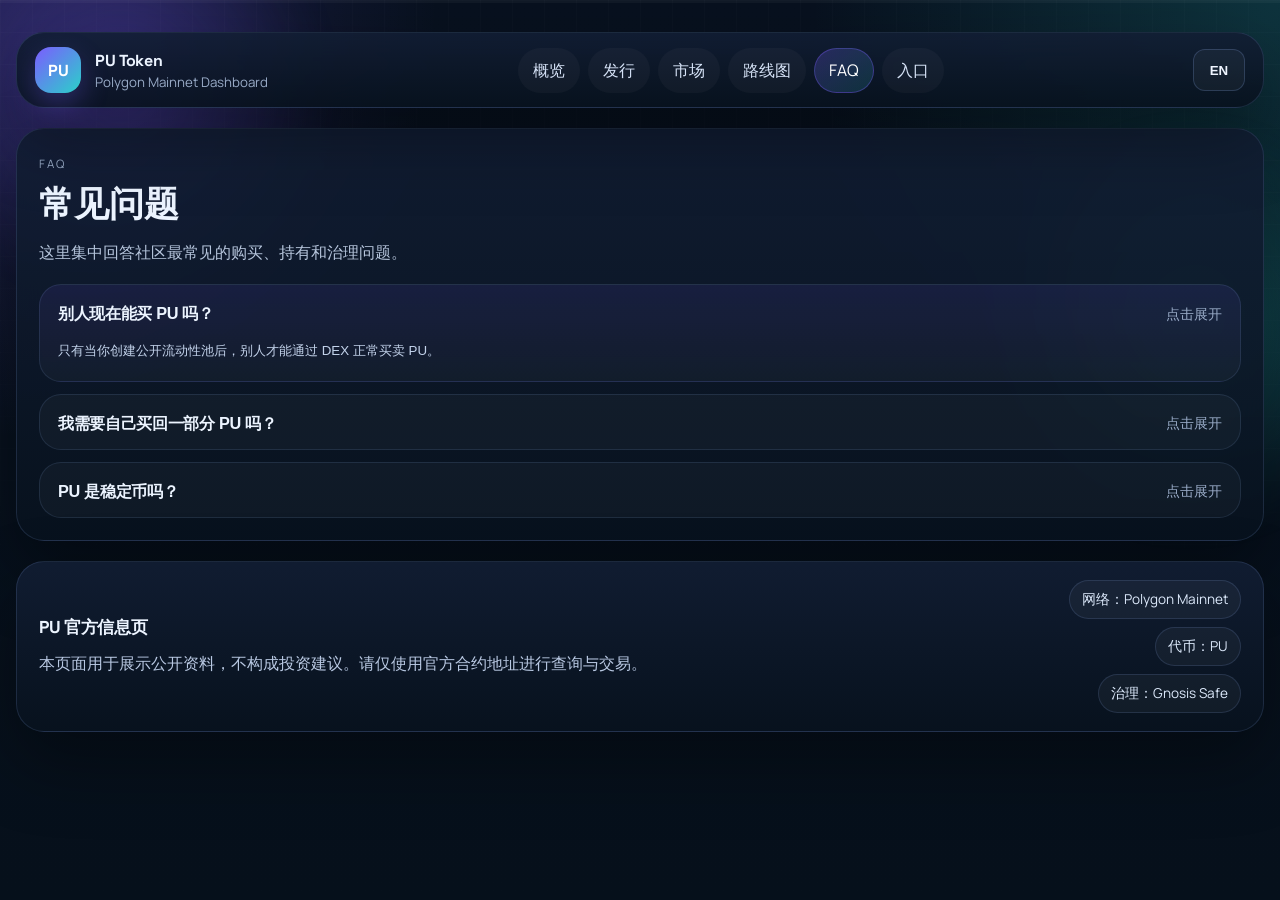
<file: faq.html>
<!DOCTYPE html>
<html lang="zh-CN">
<head>
  <meta charset="UTF-8" />
  <meta name="viewport" content="width=device-width, initial-scale=1.0" />
  <meta name="description" content="PU 常见问题：购买、持有、价格与治理" />
  <title>PU FAQ</title>
  <link rel="preconnect" href="https://fonts.googleapis.com" />
  <link rel="preconnect" href="https://fonts.gstatic.com" crossorigin />
  <link href="https://fonts.googleapis.com/css2?family=Manrope:wght@400;500;600;700;800&family=Space+Grotesk:wght@400;500;700&display=swap" rel="stylesheet" />
  <link rel="stylesheet" href="styles.css" />
</head>
<body data-page="faq">
  <div class="background-orb orb-a"></div>
  <div class="background-orb orb-b"></div>
  <div class="background-grid"></div>
  <div class="scroll-progress" aria-hidden="true"><span></span></div>

  <main class="page-shell">
    <header class="topbar card">
      <a class="brand" href="index.html" aria-label="返回首页">
        <span class="brand-mark">PU</span>
        <span class="brand-copy">
          <strong>PU Token</strong>
          <small>Polygon Mainnet Dashboard</small>
        </span>
      </a>

      <nav class="nav-links" aria-label="页面导航">
        <a class="nav-link" href="index.html" data-nav-link data-nav="index" data-zh="概览" data-en="Overview">概览</a>
        <a class="nav-link" href="issuance.html" data-nav-link data-nav="issuance" data-zh="发行" data-en="Issuance">发行</a>
        <a class="nav-link" href="market.html" data-nav-link data-nav="market" data-zh="市场" data-en="Market">市场</a>
        <a class="nav-link" href="roadmap.html" data-nav-link data-nav="roadmap" data-zh="路线图" data-en="Roadmap">路线图</a>
        <a class="nav-link active" href="faq.html" data-nav-link data-nav="faq" data-zh="FAQ" data-en="FAQ">FAQ</a>
        <a class="nav-link" href="index.html#links" data-nav-link data-nav="links" data-zh="入口" data-en="Links">入口</a>
      </nav>

      <button class="lang-toggle" type="button" data-lang-toggle>EN</button>
    </header>

    <section class="faq card" id="faq">
      <div class="section-head">
        <div>
          <span class="kicker">FAQ</span>
          <h2 data-zh="常见问题" data-en="Frequently Asked Questions">常见问题</h2>
          <p data-zh="这里集中回答社区最常见的购买、持有和治理问题。" data-en="This section answers the most common community questions about trading, holding, and governance.">这里集中回答社区最常见的购买、持有和治理问题。</p>
        </div>
      </div>

      <div class="faq-list">
        <button class="faq-item active" type="button">
          <div class="faq-question">
            <strong data-zh="别人现在能买 PU 吗？" data-en="Can people buy PU right now?">别人现在能买 PU 吗？</strong>
            <span data-zh="点击展开" data-en="Click to expand">点击展开</span>
          </div>
          <div class="faq-answer" data-zh="只有当你创建公开流动性池后，别人才能通过 DEX 正常买卖 PU。" data-en="Only after you create a public liquidity pool can others buy and sell PU on DEXs.">只有当你创建公开流动性池后，别人才能通过 DEX 正常买卖 PU。</div>
        </button>

        <button class="faq-item" type="button">
          <div class="faq-question">
            <strong data-zh="我需要自己买回一部分 PU 吗？" data-en="Do I need to buy back some PU myself?">我需要自己买回一部分 PU 吗？</strong>
            <span data-zh="点击展开" data-en="Click to expand">点击展开</span>
          </div>
          <div class="faq-answer" data-zh="不一定。若初始供应已经在你的控制地址，你本身已持有发行份额。" data-en="Not necessarily. If initial supply is already in your controlled wallet, you already hold the issuance allocation.">不一定。若初始供应已经在你的控制地址，你本身已持有发行份额。</div>
        </button>

        <button class="faq-item" type="button">
          <div class="faq-question">
            <strong data-zh="PU 是稳定币吗？" data-en="Is PU a stablecoin?">PU 是稳定币吗？</strong>
            <span data-zh="点击展开" data-en="Click to expand">点击展开</span>
          </div>
          <div class="faq-answer" data-zh="不是。PU 属于可交易代币，价格由市场流动性和交易行为决定。" data-en="No. PU is a tradable token whose price is determined by liquidity and market activity.">不是。PU 属于可交易代币，价格由市场流动性和交易行为决定。</div>
        </button>
      </div>
    </section>

    <footer class="site-footer card">
      <div class="site-footer-main">
        <strong data-zh="PU 官方信息页" data-en="PU Official Information Hub">PU 官方信息页</strong>
        <p data-zh="本页面用于展示公开资料，不构成投资建议。请仅使用官方合约地址进行查询与交易。" data-en="This site is for public information only and does not constitute investment advice. Use official contract addresses only when searching or trading.">本页面用于展示公开资料，不构成投资建议。请仅使用官方合约地址进行查询与交易。</p>
      </div>
      <div class="site-footer-meta">
        <span data-zh="网络：Polygon Mainnet" data-en="Network: Polygon Mainnet">网络：Polygon Mainnet</span>
        <span data-zh="代币：PU" data-en="Token: PU">代币：PU</span>
        <span data-zh="治理：Gnosis Safe" data-en="Governance: Gnosis Safe">治理：Gnosis Safe</span>
      </div>
    </footer>
  </main>

  <div class="toast" id="toast" role="status" aria-live="polite"></div>
  <button class="back-to-top" type="button" aria-label="回到顶部">↑</button>

  <script src="app.js"></script>
</body>
</html>
</file>
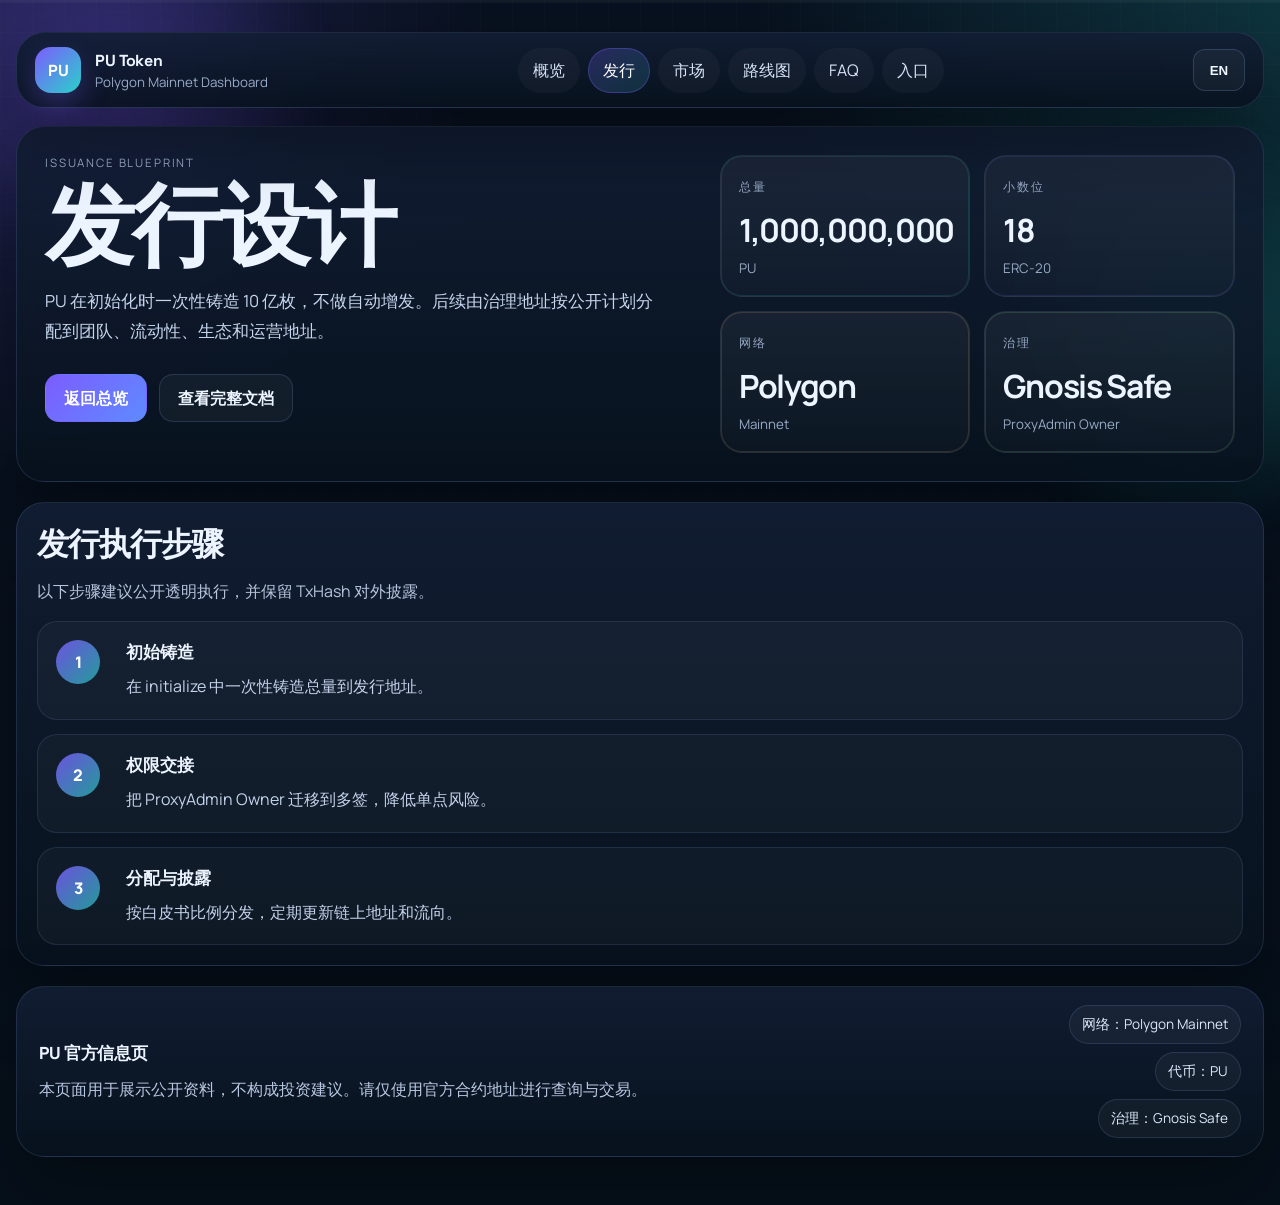
<file: issuance.html>
<!DOCTYPE html>
<html lang="zh-CN">
<head>
  <meta charset="UTF-8" />
  <meta name="viewport" content="width=device-width, initial-scale=1.0" />
  <meta name="description" content="PU 发行逻辑：总量、分配与治理执行路径" />
  <title>PU Issuance</title>
  <link rel="preconnect" href="https://fonts.googleapis.com" />
  <link rel="preconnect" href="https://fonts.gstatic.com" crossorigin />
  <link href="https://fonts.googleapis.com/css2?family=Manrope:wght@400;500;600;700;800&family=Space+Grotesk:wght@400;500;700&display=swap" rel="stylesheet" />
  <link rel="stylesheet" href="styles.css" />
</head>
<body data-page="issuance">
  <div class="background-orb orb-a"></div>
  <div class="background-orb orb-b"></div>
  <div class="background-grid"></div>
  <div class="scroll-progress" aria-hidden="true"><span></span></div>

  <main class="page-shell">
    <header class="topbar card">
      <a class="brand" href="index.html" aria-label="返回首页">
        <span class="brand-mark">PU</span>
        <span class="brand-copy">
          <strong>PU Token</strong>
          <small>Polygon Mainnet Dashboard</small>
        </span>
      </a>

      <nav class="nav-links" aria-label="页面导航">
        <a class="nav-link" href="index.html" data-nav-link data-nav="index" data-zh="概览" data-en="Overview">概览</a>
        <a class="nav-link active" href="issuance.html" data-nav-link data-nav="issuance" data-zh="发行" data-en="Issuance">发行</a>
        <a class="nav-link" href="market.html" data-nav-link data-nav="market" data-zh="市场" data-en="Market">市场</a>
        <a class="nav-link" href="roadmap.html" data-nav-link data-nav="roadmap" data-zh="路线图" data-en="Roadmap">路线图</a>
        <a class="nav-link" href="faq.html" data-nav-link data-nav="faq" data-zh="FAQ" data-en="FAQ">FAQ</a>
        <a class="nav-link" href="index.html#links" data-nav-link data-nav="links" data-zh="入口" data-en="Links">入口</a>
      </nav>

      <button class="lang-toggle" type="button" data-lang-toggle>EN</button>
    </header>

    <section class="hero card" id="overview">
      <div class="hero-copy">
        <div class="eyebrow" data-zh="Issuance Blueprint" data-en="Issuance Blueprint">Issuance Blueprint</div>
        <h1 data-zh="发行设计" data-en="Issuance Design">发行设计</h1>
        <p class="hero-text" data-zh="PU 在初始化时一次性铸造 10 亿枚，不做自动增发。后续由治理地址按公开计划分配到团队、流动性、生态和运营地址。" data-en="PU mints 1 billion tokens once during initialization with no automatic inflation. Distribution is then executed by governance wallets into team, liquidity, ecosystem, and operations addresses.">PU 在初始化时一次性铸造 10 亿枚，不做自动增发。后续由治理地址按公开计划分配到团队、流动性、生态和运营地址。</p>
        <div class="hero-actions">
          <a class="button button-primary" href="index.html" data-zh="返回总览" data-en="Back To Overview">返回总览</a>
          <a class="button button-secondary" href="../PU_%E5%8F%91%E8%A1%8C%E4%B8%8E%E4%B9%B0%E5%8D%96%E9%80%BB%E8%BE%91%E8%AF%B4%E6%98%8E.md" target="_blank" rel="noreferrer" data-zh="查看完整文档" data-en="Open Full Document">查看完整文档</a>
        </div>
      </div>
      <div class="hero-panel">
        <div class="panel-grid">
          <article class="metric-card accent-cyan">
            <span class="metric-label" data-zh="总量" data-en="Total Supply">总量</span>
            <strong>1,000,000,000</strong>
            <small>PU</small>
          </article>
          <article class="metric-card accent-violet">
            <span class="metric-label" data-zh="小数位" data-en="Decimals">小数位</span>
            <strong>18</strong>
            <small>ERC-20</small>
          </article>
          <article class="metric-card accent-gold">
            <span class="metric-label" data-zh="网络" data-en="Network">网络</span>
            <strong>Polygon</strong>
            <small>Mainnet</small>
          </article>
          <article class="metric-card accent-green">
            <span class="metric-label" data-zh="治理" data-en="Governance">治理</span>
            <strong>Gnosis Safe</strong>
            <small>ProxyAdmin Owner</small>
          </article>
        </div>
      </div>
    </section>

    <section class="tabs card" id="issuance">
      <div class="panel-heading">
        <h3 data-zh="发行执行步骤" data-en="Issuance Execution Steps">发行执行步骤</h3>
        <p data-zh="以下步骤建议公开透明执行，并保留 TxHash 对外披露。" data-en="The following steps should be executed transparently with public TxHash records.">以下步骤建议公开透明执行，并保留 TxHash 对外披露。</p>
      </div>
      <div class="timeline">
        <div class="timeline-item">
          <span class="step">1</span>
          <div>
            <h4 data-zh="初始铸造" data-en="Initial Mint">初始铸造</h4>
            <p data-zh="在 initialize 中一次性铸造总量到发行地址。" data-en="Mint full supply once in initialize to the issuance wallet.">在 initialize 中一次性铸造总量到发行地址。</p>
          </div>
        </div>
        <div class="timeline-item">
          <span class="step">2</span>
          <div>
            <h4 data-zh="权限交接" data-en="Permission Transfer">权限交接</h4>
            <p data-zh="把 ProxyAdmin Owner 迁移到多签，降低单点风险。" data-en="Transfer ProxyAdmin ownership to multisig to reduce single-point risk.">把 ProxyAdmin Owner 迁移到多签，降低单点风险。</p>
          </div>
        </div>
        <div class="timeline-item">
          <span class="step">3</span>
          <div>
            <h4 data-zh="分配与披露" data-en="Allocation And Disclosure">分配与披露</h4>
            <p data-zh="按白皮书比例分发，定期更新链上地址和流向。" data-en="Distribute by whitepaper ratio and regularly publish on-chain flows.">按白皮书比例分发，定期更新链上地址和流向。</p>
          </div>
        </div>
      </div>
    </section>

    <footer class="site-footer card">
      <div class="site-footer-main">
        <strong data-zh="PU 官方信息页" data-en="PU Official Information Hub">PU 官方信息页</strong>
        <p data-zh="本页面用于展示公开资料，不构成投资建议。请仅使用官方合约地址进行查询与交易。" data-en="This site is for public information only and does not constitute investment advice. Use official contract addresses only when searching or trading.">本页面用于展示公开资料，不构成投资建议。请仅使用官方合约地址进行查询与交易。</p>
      </div>
      <div class="site-footer-meta">
        <span data-zh="网络：Polygon Mainnet" data-en="Network: Polygon Mainnet">网络：Polygon Mainnet</span>
        <span data-zh="代币：PU" data-en="Token: PU">代币：PU</span>
        <span data-zh="治理：Gnosis Safe" data-en="Governance: Gnosis Safe">治理：Gnosis Safe</span>
      </div>
    </footer>
  </main>

  <div class="toast" id="toast" role="status" aria-live="polite"></div>
  <button class="back-to-top" type="button" aria-label="回到顶部">↑</button>

  <script src="app.js"></script>
</body>
</html>
</file>
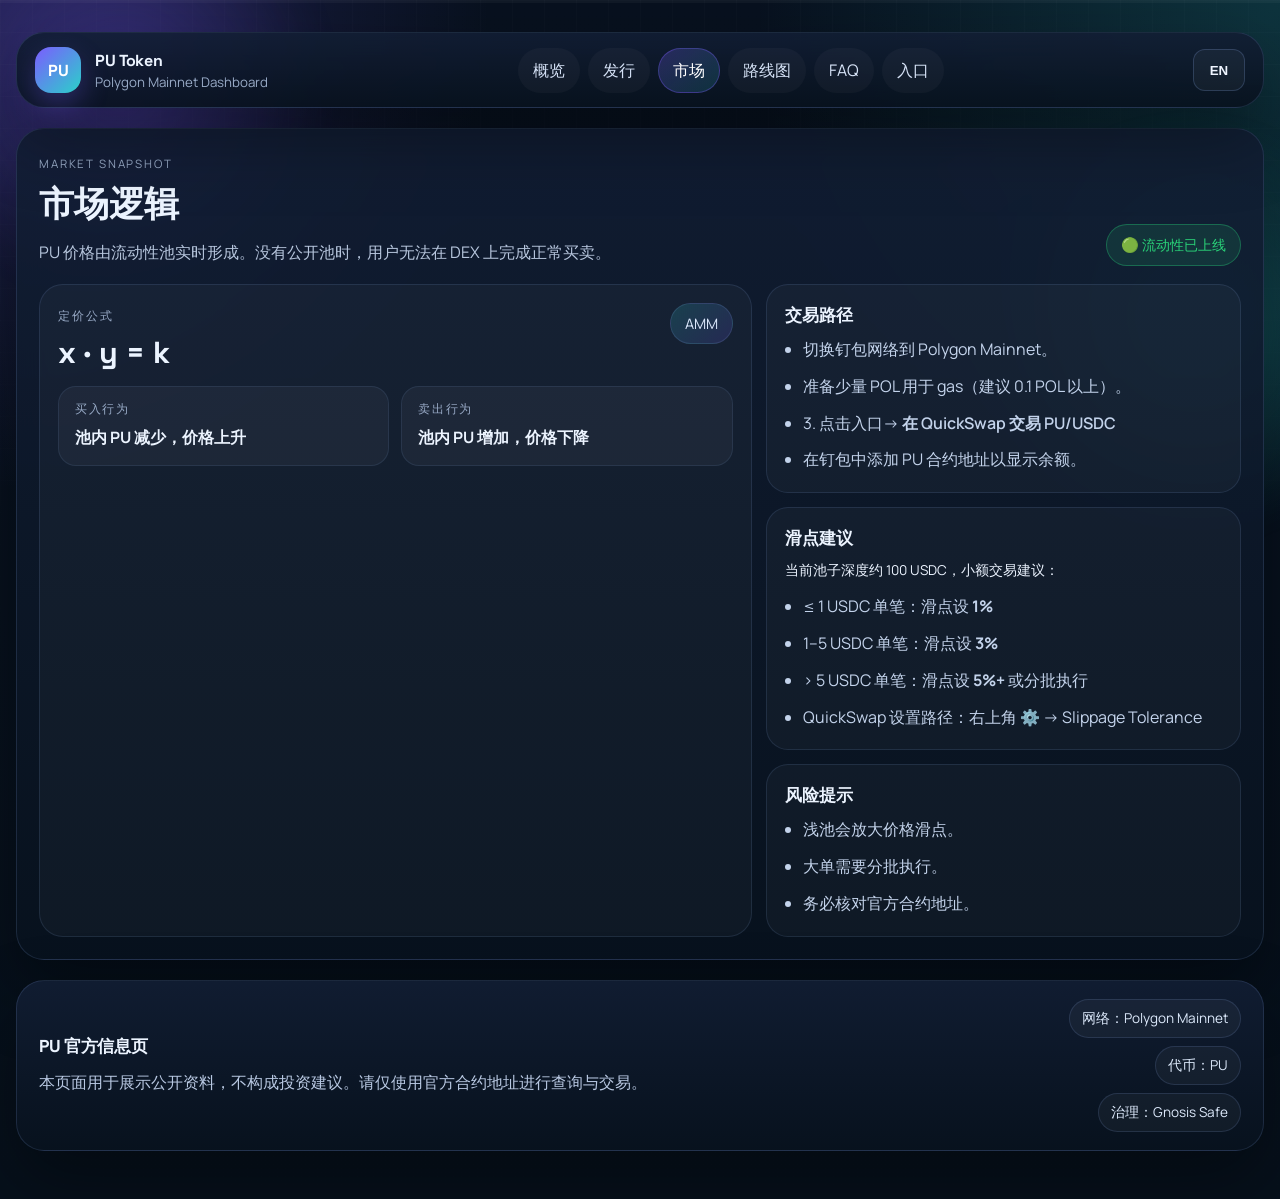
<file: market.html>
<!DOCTYPE html>
<html lang="zh-CN">
<head>
  <meta charset="UTF-8" />
  <meta name="viewport" content="width=device-width, initial-scale=1.0" />
  <meta name="description" content="PU 市场结构：流动性、定价、交易路径" />
  <title>PU Market</title>
  <link rel="preconnect" href="https://fonts.googleapis.com" />
  <link rel="preconnect" href="https://fonts.gstatic.com" crossorigin />
  <link href="https://fonts.googleapis.com/css2?family=Manrope:wght@400;500;600;700;800&family=Space+Grotesk:wght@400;500;700&display=swap" rel="stylesheet" />
  <link rel="stylesheet" href="styles.css" />
</head>
<body data-page="market">
  <div class="background-orb orb-a"></div>
  <div class="background-orb orb-b"></div>
  <div class="background-grid"></div>
  <div class="scroll-progress" aria-hidden="true"><span></span></div>

  <main class="page-shell">
    <header class="topbar card">
      <a class="brand" href="index.html" aria-label="返回首页">
        <span class="brand-mark">PU</span>
        <span class="brand-copy">
          <strong>PU Token</strong>
          <small>Polygon Mainnet Dashboard</small>
        </span>
      </a>

      <nav class="nav-links" aria-label="页面导航">
        <a class="nav-link" href="index.html" data-nav-link data-nav="index" data-zh="概览" data-en="Overview">概览</a>
        <a class="nav-link" href="issuance.html" data-nav-link data-nav="issuance" data-zh="发行" data-en="Issuance">发行</a>
        <a class="nav-link active" href="market.html" data-nav-link data-nav="market" data-zh="市场" data-en="Market">市场</a>
        <a class="nav-link" href="roadmap.html" data-nav-link data-nav="roadmap" data-zh="路线图" data-en="Roadmap">路线图</a>
        <a class="nav-link" href="faq.html" data-nav-link data-nav="faq" data-zh="FAQ" data-en="FAQ">FAQ</a>
        <a class="nav-link" href="index.html#links" data-nav-link data-nav="links" data-zh="入口" data-en="Links">入口</a>
      </nav>

      <button class="lang-toggle" type="button" data-lang-toggle>EN</button>
    </header>

    <section class="market card" id="market">
      <div class="section-head">
        <div>
          <span class="kicker">Market Snapshot</span>
          <h2 data-zh="市场逻辑" data-en="Market Mechanics">市场逻辑</h2>
          <p data-zh="PU 价格由流动性池实时形成。没有公开池时，用户无法在 DEX 上完成正常买卖。" data-en="PU price is discovered in liquidity pools. Without a public pool, users cannot trade normally on DEXs.">PU 价格由流动性池实时形成。没有公开池时，用户无法在 DEX 上完成正常买卖。</p>
        </div>
        <div class="status-pill status-live">🟢 流动性已上线</div>
      </div>

      <div class="market-grid">
        <article class="chart-card">
          <div class="chart-topline">
            <div>
              <span class="metric-label" data-zh="定价公式" data-en="Pricing Formula">定价公式</span>
              <strong>x · y = k</strong>
            </div>
            <span class="trend-tag trend-up" data-zh="AMM" data-en="AMM">AMM</span>
          </div>
          <div class="chart-caption">
            <div>
              <span data-zh="买入行为" data-en="Buy Behavior">买入行为</span>
              <strong data-zh="池内 PU 减少，价格上升" data-en="PU in pool decreases, price rises">池内 PU 减少，价格上升</strong>
            </div>
            <div>
              <span data-zh="卖出行为" data-en="Sell Behavior">卖出行为</span>
              <strong data-zh="池内 PU 增加，价格下降" data-en="PU in pool increases, price drops">池内 PU 增加，价格下降</strong>
            </div>
          </div>
        </article>

        <div class="market-side">
          <div class="detail-box tall-box">
            <h4 data-zh="交易路径" data-en="Trading Path">交易路径</h4>
            <ul>
              <li data-zh="切换钉包网络到 Polygon Mainnet。" data-en="Switch wallet to Polygon Mainnet.">1. 切换钉包网络到 Polygon Mainnet。</li>
              <li data-zh="准备少量 POL 用于 gas（建议 0.1 POL 以上）。" data-en="Prepare some POL for gas (0.1+ recommended).">2. 准备少量 POL 用于 gas（建议 0.1 以上）。</li>
              <li>3. 点击入口→
                <a href="https://dapp.quickswap.exchange/swap?from=0x3c499c542cEF5E3811e1192ce70d8cC03d5c3359&to=0xB75A2C4f8517e9b40E8C659731968C55955580d5&chainId=137" target="_blank" rel="noreferrer" style="color:var(--accent-cyan);font-weight:600;">在 QuickSwap 交易 PU/USDC</a>
              </li>
              <li data-zh="在钉包中添加 PU 合约地址以显示余额。" data-en="Add PU contract address in wallet to display balance.">4. 钉包中添加合约地址显示 PU 余额：<br><small><code>0xB75A2C4f8517e9b40E8C659731968C55955580d5</code></small></li>
            </ul>
          </div>
          <div class="detail-box tall-box">
            <h4 data-zh="滑点建议" data-en="Slippage Guide">滑点建议</h4>
            <p style="font-size:.85em;color:var(--text-muted);margin-bottom:.6rem;">当前池子深度约 100 USDC，小额交易建议：</p>
            <ul>
              <li>≤ 1 USDC 单笔：滑点设 <strong>1%</strong></li>
              <li>1–5 USDC 单笔：滑点设 <strong>3%</strong></li>
              <li>&gt; 5 USDC 单笔：滑点设 <strong>5%+</strong> 或分批执行</li>
              <li>QuickSwap 设置路径：右上角 ⚙️ → Slippage Tolerance</li>
            </ul>
          </div>
          <div class="detail-box tall-box">
            <h4 data-zh="风险提示" data-en="Risk Notes">风险提示</h4>
            <ul>
              <li data-zh="浅池会放大价格滑点。" data-en="Shallow pools amplify slippage.">浅池会放大价格滑点。</li>
              <li data-zh="大单需要分批执行。" data-en="Large orders should be split.">大单需要分批执行。</li>
              <li data-zh="务必核对官方合约地址。" data-en="Always verify the official contract address.">务必核对官方合约地址。</li>
            </ul>
          </div>
        </div>
      </div>
    </section>

    <footer class="site-footer card">
      <div class="site-footer-main">
        <strong data-zh="PU 官方信息页" data-en="PU Official Information Hub">PU 官方信息页</strong>
        <p data-zh="本页面用于展示公开资料，不构成投资建议。请仅使用官方合约地址进行查询与交易。" data-en="This site is for public information only and does not constitute investment advice. Use official contract addresses only when searching or trading.">本页面用于展示公开资料，不构成投资建议。请仅使用官方合约地址进行查询与交易。</p>
      </div>
      <div class="site-footer-meta">
        <span data-zh="网络：Polygon Mainnet" data-en="Network: Polygon Mainnet">网络：Polygon Mainnet</span>
        <span data-zh="代币：PU" data-en="Token: PU">代币：PU</span>
        <span data-zh="治理：Gnosis Safe" data-en="Governance: Gnosis Safe">治理：Gnosis Safe</span>
      </div>
    </footer>
  </main>

  <div class="toast" id="toast" role="status" aria-live="polite"></div>
  <button class="back-to-top" type="button" aria-label="回到顶部">↑</button>

  <script src="app.js"></script>
</body>
</html>
</file>
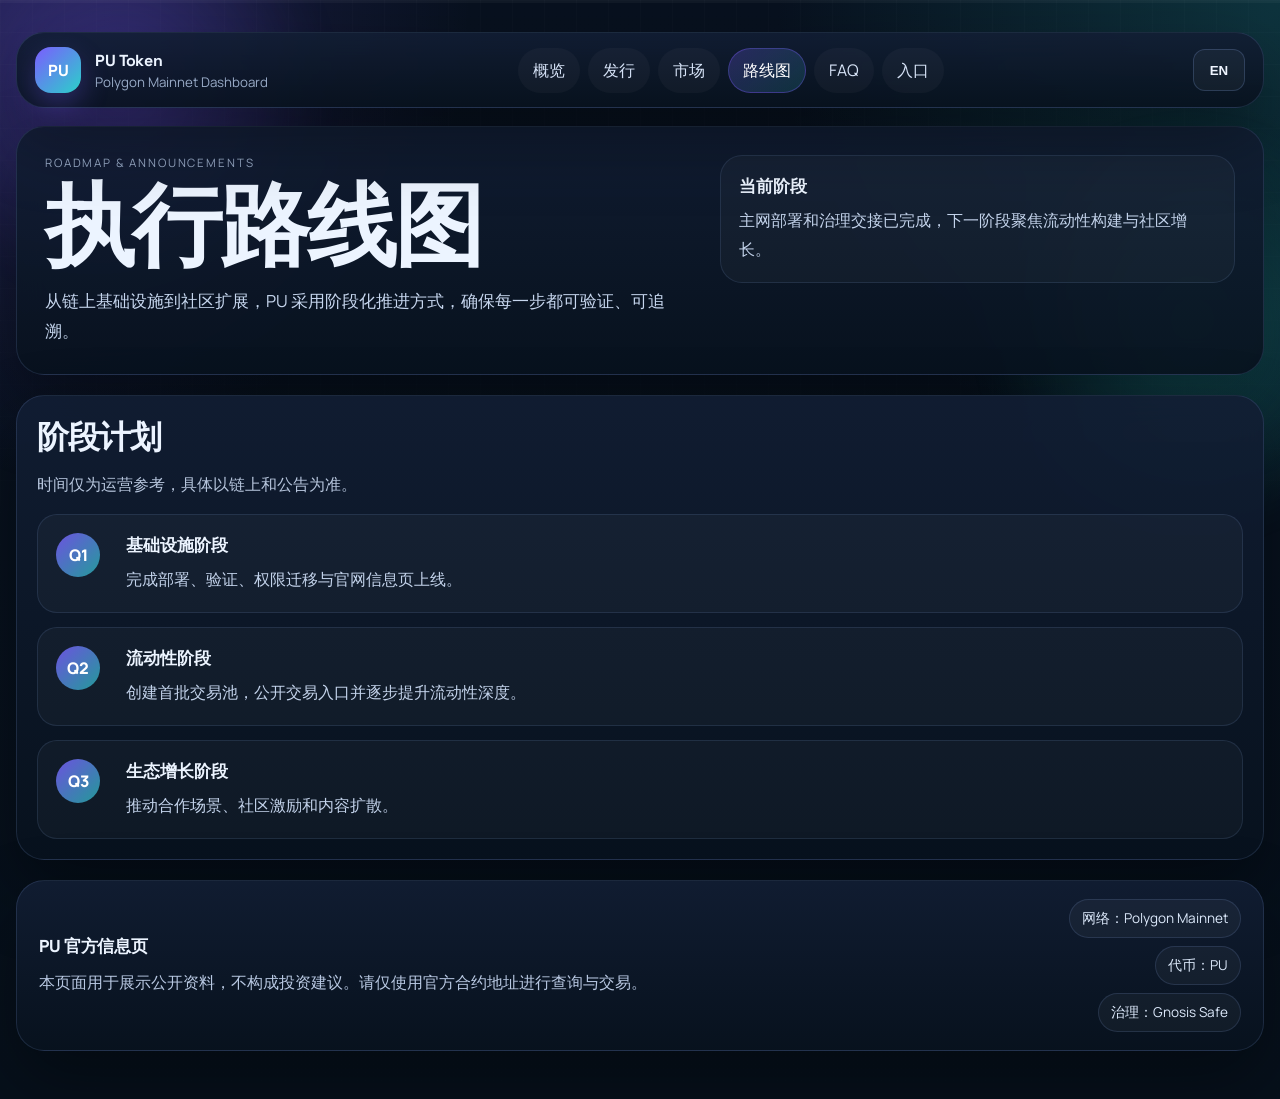
<file: roadmap.html>
<!DOCTYPE html>
<html lang="zh-CN">
<head>
  <meta charset="UTF-8" />
  <meta name="viewport" content="width=device-width, initial-scale=1.0" />
  <meta name="description" content="PU 公告与路线图：阶段目标与执行节奏" />
  <title>PU Roadmap</title>
  <link rel="preconnect" href="https://fonts.googleapis.com" />
  <link rel="preconnect" href="https://fonts.gstatic.com" crossorigin />
  <link href="https://fonts.googleapis.com/css2?family=Manrope:wght@400;500;600;700;800&family=Space+Grotesk:wght@400;500;700&display=swap" rel="stylesheet" />
  <link rel="stylesheet" href="styles.css" />
</head>
<body data-page="roadmap">
  <div class="background-orb orb-a"></div>
  <div class="background-orb orb-b"></div>
  <div class="background-grid"></div>
  <div class="scroll-progress" aria-hidden="true"><span></span></div>

  <main class="page-shell">
    <header class="topbar card">
      <a class="brand" href="index.html" aria-label="返回首页">
        <span class="brand-mark">PU</span>
        <span class="brand-copy">
          <strong>PU Token</strong>
          <small>Polygon Mainnet Dashboard</small>
        </span>
      </a>

      <nav class="nav-links" aria-label="页面导航">
        <a class="nav-link" href="index.html" data-nav-link data-nav="index" data-zh="概览" data-en="Overview">概览</a>
        <a class="nav-link" href="issuance.html" data-nav-link data-nav="issuance" data-zh="发行" data-en="Issuance">发行</a>
        <a class="nav-link" href="market.html" data-nav-link data-nav="market" data-zh="市场" data-en="Market">市场</a>
        <a class="nav-link active" href="roadmap.html" data-nav-link data-nav="roadmap" data-zh="路线图" data-en="Roadmap">路线图</a>
        <a class="nav-link" href="faq.html" data-nav-link data-nav="faq" data-zh="FAQ" data-en="FAQ">FAQ</a>
        <a class="nav-link" href="index.html#links" data-nav-link data-nav="links" data-zh="入口" data-en="Links">入口</a>
      </nav>

      <button class="lang-toggle" type="button" data-lang-toggle>EN</button>
    </header>

    <section class="hero card" id="overview">
      <div class="hero-copy">
        <div class="eyebrow" data-zh="Roadmap & Announcements" data-en="Roadmap & Announcements">Roadmap & Announcements</div>
        <h1 data-zh="执行路线图" data-en="Execution Roadmap">执行路线图</h1>
        <p class="hero-text" data-zh="从链上基础设施到社区扩展，PU 采用阶段化推进方式，确保每一步都可验证、可追溯。" data-en="From on-chain infrastructure to community expansion, PU follows staged execution so each step is verifiable and traceable.">从链上基础设施到社区扩展，PU 采用阶段化推进方式，确保每一步都可验证、可追溯。</p>
      </div>
      <div class="hero-panel">
        <div class="detail-box">
          <h4 data-zh="当前阶段" data-en="Current Phase">当前阶段</h4>
          <p data-zh="主网部署和治理交接已完成，下一阶段聚焦流动性构建与社区增长。" data-en="Mainnet deployment and governance transfer are complete. Next phase focuses on liquidity build and community growth.">主网部署和治理交接已完成，下一阶段聚焦流动性构建与社区增长。</p>
        </div>
      </div>
    </section>

    <section class="tabs card" id="roadmap">
      <div class="panel-heading">
        <h3 data-zh="阶段计划" data-en="Phased Plan">阶段计划</h3>
        <p data-zh="时间仅为运营参考，具体以链上和公告为准。" data-en="Timeline is for operational reference; on-chain records and announcements are final.">时间仅为运营参考，具体以链上和公告为准。</p>
      </div>

      <div class="timeline">
        <div class="timeline-item">
          <span class="step">Q1</span>
          <div>
            <h4 data-zh="基础设施阶段" data-en="Infrastructure Stage">基础设施阶段</h4>
            <p data-zh="完成部署、验证、权限迁移与官网信息页上线。" data-en="Complete deployment, verification, ownership transfer, and launch the official info pages.">完成部署、验证、权限迁移与官网信息页上线。</p>
          </div>
        </div>
        <div class="timeline-item">
          <span class="step">Q2</span>
          <div>
            <h4 data-zh="流动性阶段" data-en="Liquidity Stage">流动性阶段</h4>
            <p data-zh="创建首批交易池，公开交易入口并逐步提升流动性深度。" data-en="Create initial trading pools, publish trading routes, and gradually deepen liquidity.">创建首批交易池，公开交易入口并逐步提升流动性深度。</p>
          </div>
        </div>
        <div class="timeline-item">
          <span class="step">Q3</span>
          <div>
            <h4 data-zh="生态增长阶段" data-en="Ecosystem Growth Stage">生态增长阶段</h4>
            <p data-zh="推动合作场景、社区激励和内容扩散。" data-en="Drive partnership use cases, community incentives, and content distribution.">推动合作场景、社区激励和内容扩散。</p>
          </div>
        </div>
      </div>
    </section>

    <footer class="site-footer card">
      <div class="site-footer-main">
        <strong data-zh="PU 官方信息页" data-en="PU Official Information Hub">PU 官方信息页</strong>
        <p data-zh="本页面用于展示公开资料，不构成投资建议。请仅使用官方合约地址进行查询与交易。" data-en="This site is for public information only and does not constitute investment advice. Use official contract addresses only when searching or trading.">本页面用于展示公开资料，不构成投资建议。请仅使用官方合约地址进行查询与交易。</p>
      </div>
      <div class="site-footer-meta">
        <span data-zh="网络：Polygon Mainnet" data-en="Network: Polygon Mainnet">网络：Polygon Mainnet</span>
        <span data-zh="代币：PU" data-en="Token: PU">代币：PU</span>
        <span data-zh="治理：Gnosis Safe" data-en="Governance: Gnosis Safe">治理：Gnosis Safe</span>
      </div>
    </footer>
  </main>

  <div class="toast" id="toast" role="status" aria-live="polite"></div>
  <button class="back-to-top" type="button" aria-label="回到顶部">↑</button>

  <script src="app.js"></script>
</body>
</html>
</file>
<file: styles.css>
:root {
  color-scheme: dark;
  --bg: #07111f;
  --bg-soft: rgba(12, 20, 35, 0.72);
  --surface: rgba(14, 24, 42, 0.82);
  --surface-strong: rgba(18, 31, 52, 0.96);
  --border: rgba(149, 184, 255, 0.14);
  --text: #ecf4ff;
  --muted: #98aac6;
  --accent: #7c5cff;
  --accent-2: #2ad1c9;
  --accent-3: #f7b267;
  --accent-4: #8be28b;
  --shadow: 0 30px 70px rgba(0, 0, 0, 0.35);
}

* {
  box-sizing: border-box;
}

html {
  scroll-behavior: smooth;
}

body {
  margin: 0;
  min-height: 100vh;
  background:
    radial-gradient(circle at top left, rgba(124, 92, 255, 0.22), transparent 28%),
    radial-gradient(circle at top right, rgba(42, 209, 201, 0.18), transparent 30%),
    linear-gradient(180deg, #08111f 0%, #06101b 100%);
  color: var(--text);
  font-family: "Manrope", "Segoe UI", sans-serif;
  overflow-x: hidden;
}

body::before {
  content: "";
  position: fixed;
  inset: 0;
  background-image: linear-gradient(rgba(255,255,255,0.02) 1px, transparent 1px), linear-gradient(90deg, rgba(255,255,255,0.02) 1px, transparent 1px);
  background-size: 32px 32px;
  pointer-events: none;
  mask-image: linear-gradient(180deg, rgba(0, 0, 0, 0.8), transparent 90%);
}

a {
  color: inherit;
  text-decoration: none;
}

code {
  font-family: "Cascadia Mono", "SFMono-Regular", Consolas, monospace;
}

.page-shell {
  position: relative;
  width: min(1280px, calc(100% - 32px));
  margin: 0 auto;
  padding: 32px 0 48px;
}

.topbar {
  position: sticky;
  top: 14px;
  z-index: 20;
  display: flex;
  align-items: center;
  justify-content: space-between;
  gap: 18px;
  padding: 14px 18px;
  margin-bottom: 18px;
  background: rgba(10, 18, 31, 0.75);
  backdrop-filter: blur(18px);
}

.brand {
  display: inline-flex;
  align-items: center;
  gap: 14px;
  min-width: 0;
}

.brand-mark {
  width: 46px;
  height: 46px;
  border-radius: 16px;
  display: grid;
  place-items: center;
  font-family: "Space Grotesk", sans-serif;
  font-weight: 700;
  color: #fff;
  background: linear-gradient(135deg, var(--accent), var(--accent-2));
  box-shadow: 0 12px 28px rgba(124, 92, 255, 0.3);
}

.brand-copy {
  display: grid;
  gap: 2px;
}

.brand-copy strong {
  font-family: "Space Grotesk", sans-serif;
  font-size: 1rem;
  letter-spacing: -0.02em;
}

.brand-copy small {
  color: var(--muted);
}

.nav-links {
  display: flex;
  flex-wrap: wrap;
  gap: 8px;
  justify-content: flex-end;
}

.nav-link {
  padding: 10px 14px;
  border-radius: 999px;
  color: #d6e3f7;
  border: 1px solid transparent;
  background: rgba(255, 255, 255, 0.03);
  transition: transform 160ms ease, background 160ms ease, border-color 160ms ease;
}

.nav-link:hover {
  transform: translateY(-1px);
  border-color: rgba(149, 184, 255, 0.16);
}

.nav-link.active {
  background: linear-gradient(135deg, rgba(124, 92, 255, 0.24), rgba(42, 209, 201, 0.16));
  border-color: rgba(124, 92, 255, 0.34);
  color: #fff;
}

.lang-toggle {
  min-width: 52px;
  height: 42px;
  border-radius: 12px;
  border: 1px solid rgba(149, 184, 255, 0.2);
  background: rgba(255, 255, 255, 0.04);
  color: #eff5ff;
  font-weight: 700;
  cursor: pointer;
  transition: transform 160ms ease, border-color 160ms ease;
}

.lang-toggle:hover {
  transform: translateY(-1px);
  border-color: rgba(124, 92, 255, 0.4);
}

.background-orb {
  position: fixed;
  width: 420px;
  height: 420px;
  border-radius: 50%;
  filter: blur(20px);
  opacity: 0.4;
  pointer-events: none;
}

.orb-a {
  top: -120px;
  left: -90px;
  background: radial-gradient(circle, rgba(124, 92, 255, 0.8), transparent 70%);
}

.orb-b {
  right: -120px;
  top: 120px;
  background: radial-gradient(circle, rgba(42, 209, 201, 0.7), transparent 70%);
}

.background-grid {
  position: fixed;
  inset: 0;
  background-image: linear-gradient(rgba(255, 255, 255, 0.02) 1px, transparent 1px), linear-gradient(90deg, rgba(255, 255, 255, 0.02) 1px, transparent 1px);
  background-size: 42px 42px;
  pointer-events: none;
  opacity: 0.18;
  mask-image: linear-gradient(180deg, rgba(0, 0, 0, 0.85), transparent 92%);
}

.scroll-progress {
  position: fixed;
  top: 0;
  left: 0;
  width: 100%;
  height: 3px;
  z-index: 35;
  background: rgba(255, 255, 255, 0.04);
}

.scroll-progress span {
  display: block;
  width: 0%;
  height: 100%;
  background: linear-gradient(90deg, var(--accent-2), var(--accent), var(--accent-3));
  box-shadow: 0 0 18px rgba(124, 92, 255, 0.5);
  transition: width 120ms linear;
}

.card {
  background: linear-gradient(180deg, rgba(18, 30, 52, 0.9), rgba(8, 18, 30, 0.92));
  border: 1px solid var(--border);
  box-shadow: var(--shadow);
  backdrop-filter: blur(16px);
  border-radius: 28px;
}

.hero {
  display: grid;
  grid-template-columns: 1.2fr 0.95fr;
  gap: 24px;
  padding: 28px;
}

#overview,
#issuance,
#market,
#faq,
#links {
  scroll-margin-top: 104px;
}

.eyebrow,
.kicker,
.metric-label,
.formula-label {
  text-transform: uppercase;
  letter-spacing: 0.16em;
  font-size: 0.72rem;
  color: var(--muted);
}

.hero h1,
.info-strip h2,
.panel-heading h3,
.small-card h3 {
  margin: 0;
  font-family: "Space Grotesk", "Manrope", sans-serif;
  letter-spacing: -0.03em;
}

.hero h1 {
  font-size: clamp(3rem, 7vw, 5.8rem);
  margin-top: 14px;
  line-height: 0.94;
}

.hero-text {
  margin: 18px 0 0;
  color: #c6d6ee;
  line-height: 1.8;
  max-width: 62ch;
  font-size: 1.04rem;
}

.hero-badges {
  display: flex;
  flex-wrap: wrap;
  gap: 10px;
  margin-top: 24px;
}

.pill,
.chip {
  display: inline-flex;
  align-items: center;
  gap: 8px;
  padding: 10px 14px;
  border-radius: 999px;
  border: 1px solid rgba(149, 184, 255, 0.16);
  background: rgba(255, 255, 255, 0.04);
  color: #dbe7fb;
  font-size: 0.9rem;
}

.pill-primary {
  background: linear-gradient(135deg, rgba(124, 92, 255, 0.26), rgba(42, 209, 201, 0.18));
}

.hero-actions {
  display: flex;
  gap: 12px;
  flex-wrap: wrap;
  margin-top: 28px;
}

.button {
  display: inline-flex;
  align-items: center;
  justify-content: center;
  min-height: 48px;
  padding: 0 18px;
  border-radius: 14px;
  border: 1px solid transparent;
  font-weight: 700;
  transition: transform 160ms ease, border-color 160ms ease, background 160ms ease;
}

.button:hover,
.tab:hover,
.address-item button:hover,
.link-list a:hover {
  transform: translateY(-1px);
}

.button-primary {
  background: linear-gradient(135deg, var(--accent), #5e8bff);
  color: white;
}

.button-secondary {
  background: rgba(255, 255, 255, 0.04);
  border-color: rgba(149, 184, 255, 0.16);
}

.hero-panel {
  display: flex;
  flex-direction: column;
  gap: 18px;
}

.panel-grid {
  display: grid;
  grid-template-columns: repeat(2, minmax(0, 1fr));
  gap: 14px;
}

.metric-card {
  padding: 18px;
  border-radius: 22px;
  border: 1px solid rgba(255, 255, 255, 0.08);
  background: linear-gradient(180deg, rgba(255,255,255,0.05), rgba(255,255,255,0.02));
}

.metric-card strong {
  display: block;
  font-size: clamp(1.3rem, 2.8vw, 2rem);
  margin: 12px 0 4px;
  letter-spacing: -0.04em;
}

.metric-card small {
  color: var(--muted);
}

.accent-cyan { box-shadow: inset 0 0 0 1px rgba(42, 209, 201, 0.14); }
.accent-violet { box-shadow: inset 0 0 0 1px rgba(124, 92, 255, 0.16); }
.accent-gold { box-shadow: inset 0 0 0 1px rgba(247, 178, 103, 0.16); }
.accent-green { box-shadow: inset 0 0 0 1px rgba(139, 226, 139, 0.16); }

.address-stack {
  display: flex;
  flex-direction: column;
  gap: 12px;
}

.address-item {
  display: flex;
  align-items: center;
  justify-content: space-between;
  gap: 16px;
  padding: 16px 18px;
  border-radius: 20px;
  background: rgba(255, 255, 255, 0.03);
  border: 1px solid rgba(149, 184, 255, 0.1);
}

.address-item span {
  display: block;
  color: var(--muted);
  font-size: 0.8rem;
  text-transform: uppercase;
  letter-spacing: 0.14em;
}

.address-item code {
  display: inline-block;
  margin-top: 8px;
  word-break: break-all;
  color: #eff5ff;
  font-size: 0.95rem;
}

.address-item button {
  flex: none;
  border: 1px solid rgba(149, 184, 255, 0.16);
  background: rgba(255, 255, 255, 0.05);
  color: var(--text);
  border-radius: 999px;
  padding: 10px 14px;
  cursor: pointer;
  transition: transform 160ms ease, background 160ms ease;
}

.info-strip {
  margin-top: 20px;
  padding: 18px 22px;
  display: flex;
  align-items: center;
  justify-content: space-between;
  gap: 20px;
}

.info-strip h2 {
  font-size: clamp(1.4rem, 3vw, 2rem);
  margin-top: 10px;
}

.chip-row {
  display: flex;
  flex-wrap: wrap;
  gap: 10px;
  justify-content: flex-end;
}

.tabs {
  margin-top: 20px;
  padding: 20px;
}

.tab-bar {
  display: flex;
  flex-wrap: wrap;
  gap: 10px;
  margin-bottom: 18px;
}

.tab {
  border: 1px solid rgba(149, 184, 255, 0.14);
  background: rgba(255, 255, 255, 0.04);
  color: #dbe7fb;
  border-radius: 999px;
  padding: 12px 16px;
  font-weight: 700;
  cursor: pointer;
}

.tab.active {
  background: linear-gradient(135deg, rgba(124, 92, 255, 0.28), rgba(42, 209, 201, 0.14));
  color: #fff;
  border-color: rgba(124, 92, 255, 0.45);
}

.tab-panel {
  display: none;
  animation: fadeUp 220ms ease;
}

.tab-panel.active {
  display: block;
}

.panel-heading {
  margin-bottom: 16px;
}

.panel-heading h3 {
  font-size: clamp(1.4rem, 3vw, 2rem);
}

.panel-heading p {
  margin: 10px 0 0;
  color: #b7c6dd;
  line-height: 1.75;
}

.timeline {
  display: grid;
  gap: 14px;
}

.timeline-item {
  display: grid;
  grid-template-columns: 56px 1fr;
  gap: 14px;
  padding: 18px;
  border-radius: 20px;
  border: 1px solid rgba(149, 184, 255, 0.12);
  background: rgba(255, 255, 255, 0.03);
}

.step {
  width: 44px;
  height: 44px;
  border-radius: 50%;
  display: grid;
  place-items: center;
  font-weight: 800;
  background: linear-gradient(135deg, rgba(124, 92, 255, 0.85), rgba(42, 209, 201, 0.7));
  color: white;
}

.timeline-item h4,
.detail-box h4 {
  margin: 0 0 8px;
  font-size: 1.05rem;
}

.timeline-item p,
.detail-box p,
.detail-box li,
.small-card p {
  margin: 0;
  color: #c3d3eb;
  line-height: 1.8;
}

.two-col,
.grid-2,
.search-cards {
  display: grid;
  grid-template-columns: repeat(2, minmax(0, 1fr));
  gap: 14px;
}

.search-cards {
  grid-template-columns: repeat(3, minmax(0, 1fr));
}

.market,
.faq {
  margin-top: 20px;
  padding: 22px;
}

.section-head {
  display: flex;
  align-items: flex-end;
  justify-content: space-between;
  gap: 16px;
  margin-bottom: 18px;
}

.section-head h2 {
  margin: 8px 0 0;
  font-family: "Space Grotesk", sans-serif;
  font-size: clamp(1.5rem, 3vw, 2.2rem);
}

.section-head p {
  margin: 10px 0 0;
  max-width: 68ch;
  color: #b7c6dd;
  line-height: 1.75;
}

.status-pill,
.trend-tag {
  display: inline-flex;
  align-items: center;
  justify-content: center;
  padding: 10px 14px;
  border-radius: 999px;
  border: 1px solid rgba(149, 184, 255, 0.14);
  background: rgba(255, 255, 255, 0.05);
  color: #dbe7fb;
  font-size: 0.9rem;
}
.status-pill.status-live {
  background: rgba(42, 209, 120, 0.12);
  border-color: rgba(42, 209, 120, 0.35);
  color: #2ad178;
}
.pill.pill-green {
  background: rgba(42, 209, 120, 0.12);
  border-color: rgba(42, 209, 120, 0.35);
  color: #2ad178;
}

.trend-up {
  background: linear-gradient(135deg, rgba(42, 209, 201, 0.18), rgba(124, 92, 255, 0.16));
}

.market-grid {
  display: grid;
  grid-template-columns: 1.2fr 0.8fr;
  gap: 14px;
}

.chart-card {
  padding: 18px;
  border-radius: 24px;
  border: 1px solid rgba(149, 184, 255, 0.12);
  background: rgba(255, 255, 255, 0.03);
}

.chart-topline {
  display: flex;
  align-items: flex-start;
  justify-content: space-between;
  gap: 12px;
  margin-bottom: 14px;
}

.chart-topline strong {
  display: block;
  margin-top: 8px;
  font-family: "Space Grotesk", sans-serif;
  font-size: clamp(1.2rem, 2.8vw, 1.9rem);
}

.sparkline {
  width: 100%;
  height: 240px;
  display: block;
  overflow: visible;
}

.sparkline-area {
  fill: url(#areaGradient);
  opacity: 0.95;
}

.sparkline-line {
  fill: none;
  stroke: url(#lineGradient);
  stroke-width: 6;
  stroke-linecap: round;
  stroke-linejoin: round;
  stroke-dasharray: 1400;
  stroke-dashoffset: 1400;
  animation: drawLine 1.7s ease forwards;
}

.sparkline-dots circle {
  fill: #eff5ff;
  stroke: rgba(124, 92, 255, 0.7);
  stroke-width: 3;
}

.chart-caption {
  display: grid;
  grid-template-columns: repeat(2, minmax(0, 1fr));
  gap: 12px;
  margin-top: 10px;
}

.chart-caption > div {
  padding: 14px 16px;
  border-radius: 18px;
  background: rgba(255, 255, 255, 0.04);
  border: 1px solid rgba(149, 184, 255, 0.1);
}

.chart-caption span {
  display: block;
  color: var(--muted);
  text-transform: uppercase;
  letter-spacing: 0.14em;
  font-size: 0.72rem;
}

.chart-caption strong {
  display: block;
  margin-top: 8px;
  font-size: 0.98rem;
  line-height: 1.65;
}

.market-side {
  display: grid;
  gap: 14px;
}

.tall-box {
  min-height: 100%;
}

.mini-list {
  display: grid;
  gap: 12px;
  margin-top: 10px;
}

.mini-list span {
  padding: 12px 14px;
  border-radius: 16px;
  background: rgba(255, 255, 255, 0.04);
  border: 1px solid rgba(149, 184, 255, 0.1);
  line-height: 1.65;
}

.faq-list {
  display: grid;
  gap: 12px;
}

.faq-item {
  width: 100%;
  text-align: left;
  padding: 0;
  border: 1px solid rgba(149, 184, 255, 0.12);
  border-radius: 22px;
  background: rgba(255, 255, 255, 0.03);
  color: var(--text);
  cursor: pointer;
  overflow: hidden;
}

.faq-question {
  display: flex;
  align-items: center;
  justify-content: space-between;
  gap: 12px;
  padding: 18px 18px 14px;
}

.faq-question strong {
  font-size: 1.02rem;
  letter-spacing: -0.02em;
}

.faq-question span {
  color: var(--muted);
  font-size: 0.9rem;
  flex: none;
}

.faq-answer {
  max-height: 0;
  overflow: hidden;
  padding: 0 18px;
  color: #c3d3eb;
  line-height: 1.8;
  transition: max-height 240ms ease, padding-bottom 240ms ease;
}

.faq-item.active .faq-answer {
  max-height: 180px;
  padding-bottom: 18px;
}

.faq-item.active {
  background: linear-gradient(180deg, rgba(124, 92, 255, 0.1), rgba(255, 255, 255, 0.03));
}


.detail-box {
  padding: 18px;
  border-radius: 22px;
  background: rgba(255, 255, 255, 0.03);
  border: 1px solid rgba(149, 184, 255, 0.12);
}

.detail-box ol,
.detail-box ul {
  margin: 0;
  padding-left: 18px;
  color: #d4e0f2;
}

.detail-box li + li {
  margin-top: 8px;
}

.formula-card {
  display: grid;
  grid-template-columns: repeat(2, minmax(0, 1fr));
  gap: 14px;
  margin-bottom: 14px;
}

.formula-card > div {
  padding: 18px;
  border-radius: 20px;
  background: linear-gradient(180deg, rgba(124, 92, 255, 0.14), rgba(255, 255, 255, 0.03));
  border: 1px solid rgba(149, 184, 255, 0.12);
}

.formula-card strong {
  display: block;
  margin-top: 10px;
  font-family: "Space Grotesk", sans-serif;
  font-size: clamp(1.2rem, 2.8vw, 1.8rem);
}

.footer-grid {
  display: grid;
  grid-template-columns: 0.9fr 1.1fr;
  gap: 18px;
  margin-top: 20px;
}

.site-footer {
  margin-top: 20px;
  padding: 18px 22px;
  display: grid;
  grid-template-columns: 1.1fr 0.9fr;
  gap: 16px;
  align-items: center;
}

.site-footer-main strong {
  display: block;
  font-family: "Space Grotesk", sans-serif;
  letter-spacing: -0.02em;
  font-size: 1.08rem;
}

.site-footer-main p {
  margin: 10px 0 0;
  color: #b8c8e2;
  line-height: 1.75;
}

.site-footer-meta {
  display: grid;
  gap: 8px;
  justify-items: flex-end;
}

.site-footer-meta span {
  padding: 9px 12px;
  border-radius: 999px;
  background: rgba(255, 255, 255, 0.04);
  border: 1px solid rgba(149, 184, 255, 0.14);
  color: #dce9fb;
  font-size: 0.85rem;
}

.small-card {
  padding: 22px;
}

.link-list {
  display: grid;
  gap: 10px;
  margin-top: 16px;
}

.link-list a {
  padding: 13px 16px;
  border-radius: 16px;
  background: rgba(255, 255, 255, 0.04);
  border: 1px solid rgba(149, 184, 255, 0.12);
  transition: transform 160ms ease, background 160ms ease;
}

.highlight-card {
  background: linear-gradient(135deg, rgba(124, 92, 255, 0.2), rgba(42, 209, 201, 0.12));
}

.toast {
  position: fixed;
  bottom: 22px;
  left: 50%;
  transform: translateX(-50%) translateY(24px);
  padding: 12px 18px;
  border-radius: 999px;
  background: rgba(8, 17, 31, 0.95);
  color: #fff;
  border: 1px solid rgba(149, 184, 255, 0.18);
  box-shadow: var(--shadow);
  opacity: 0;
  pointer-events: none;
  transition: opacity 180ms ease, transform 180ms ease;
}

.toast.show {
  opacity: 1;
  transform: translateX(-50%) translateY(0);
}

.back-to-top {
  position: fixed;
  right: 22px;
  bottom: 22px;
  width: 52px;
  height: 52px;
  border-radius: 18px;
  border: 1px solid rgba(149, 184, 255, 0.18);
  background: rgba(10, 18, 31, 0.9);
  color: #fff;
  font-size: 1.2rem;
  font-weight: 800;
  box-shadow: var(--shadow);
  cursor: pointer;
  opacity: 0;
  transform: translateY(14px);
  pointer-events: none;
  transition: opacity 180ms ease, transform 180ms ease, border-color 180ms ease, background 180ms ease;
  z-index: 30;
}

.back-to-top.show {
  opacity: 1;
  transform: translateY(0);
  pointer-events: auto;
}

.back-to-top:hover {
  border-color: rgba(124, 92, 255, 0.34);
  background: rgba(17, 26, 41, 0.98);
}

@keyframes fadeUp {
  from {
    opacity: 0;
    transform: translateY(6px);
  }
  to {
    opacity: 1;
    transform: translateY(0);
  }
}

@keyframes drawLine {
  to {
    stroke-dashoffset: 0;
  }
}

@media (max-width: 1080px) {
  .hero,
  .footer-grid,
  .site-footer,
  .info-strip,
  .two-col,
  .grid-2,
  .search-cards,
  .market-grid,
  .formula-card {
    grid-template-columns: 1fr;
  }

  .info-strip {
    align-items: flex-start;
  }

  .topbar {
    flex-direction: column;
    align-items: stretch;
  }

  .brand,
  .nav-links {
    justify-content: flex-start;
  }

  .lang-toggle {
    align-self: flex-start;
  }

  .back-to-top {
    right: 14px;
    bottom: 14px;
  }

  .chip-row {
    justify-content: flex-start;
  }

  .site-footer-meta {
    justify-items: flex-start;
  }
}

@media (max-width: 720px) {
  .page-shell {
    width: min(100% - 20px, 100%);
    padding: 12px 0 32px;
  }

  .hero,
  .tabs,
  .small-card,
  .info-strip {
    padding: 16px;
    border-radius: 22px;
  }

  .panel-grid {
    grid-template-columns: 1fr;
  }

  .section-head,
  .chart-topline,
  .faq-question {
    flex-direction: column;
    align-items: flex-start;
  }

  .chart-caption {
    grid-template-columns: 1fr;
  }

  .address-item,
  .timeline-item {
    grid-template-columns: 1fr;
    align-items: flex-start;
  }

  .address-item button {
    width: 100%;
  }

  .button {
    width: 100%;
  }
}
</file>
